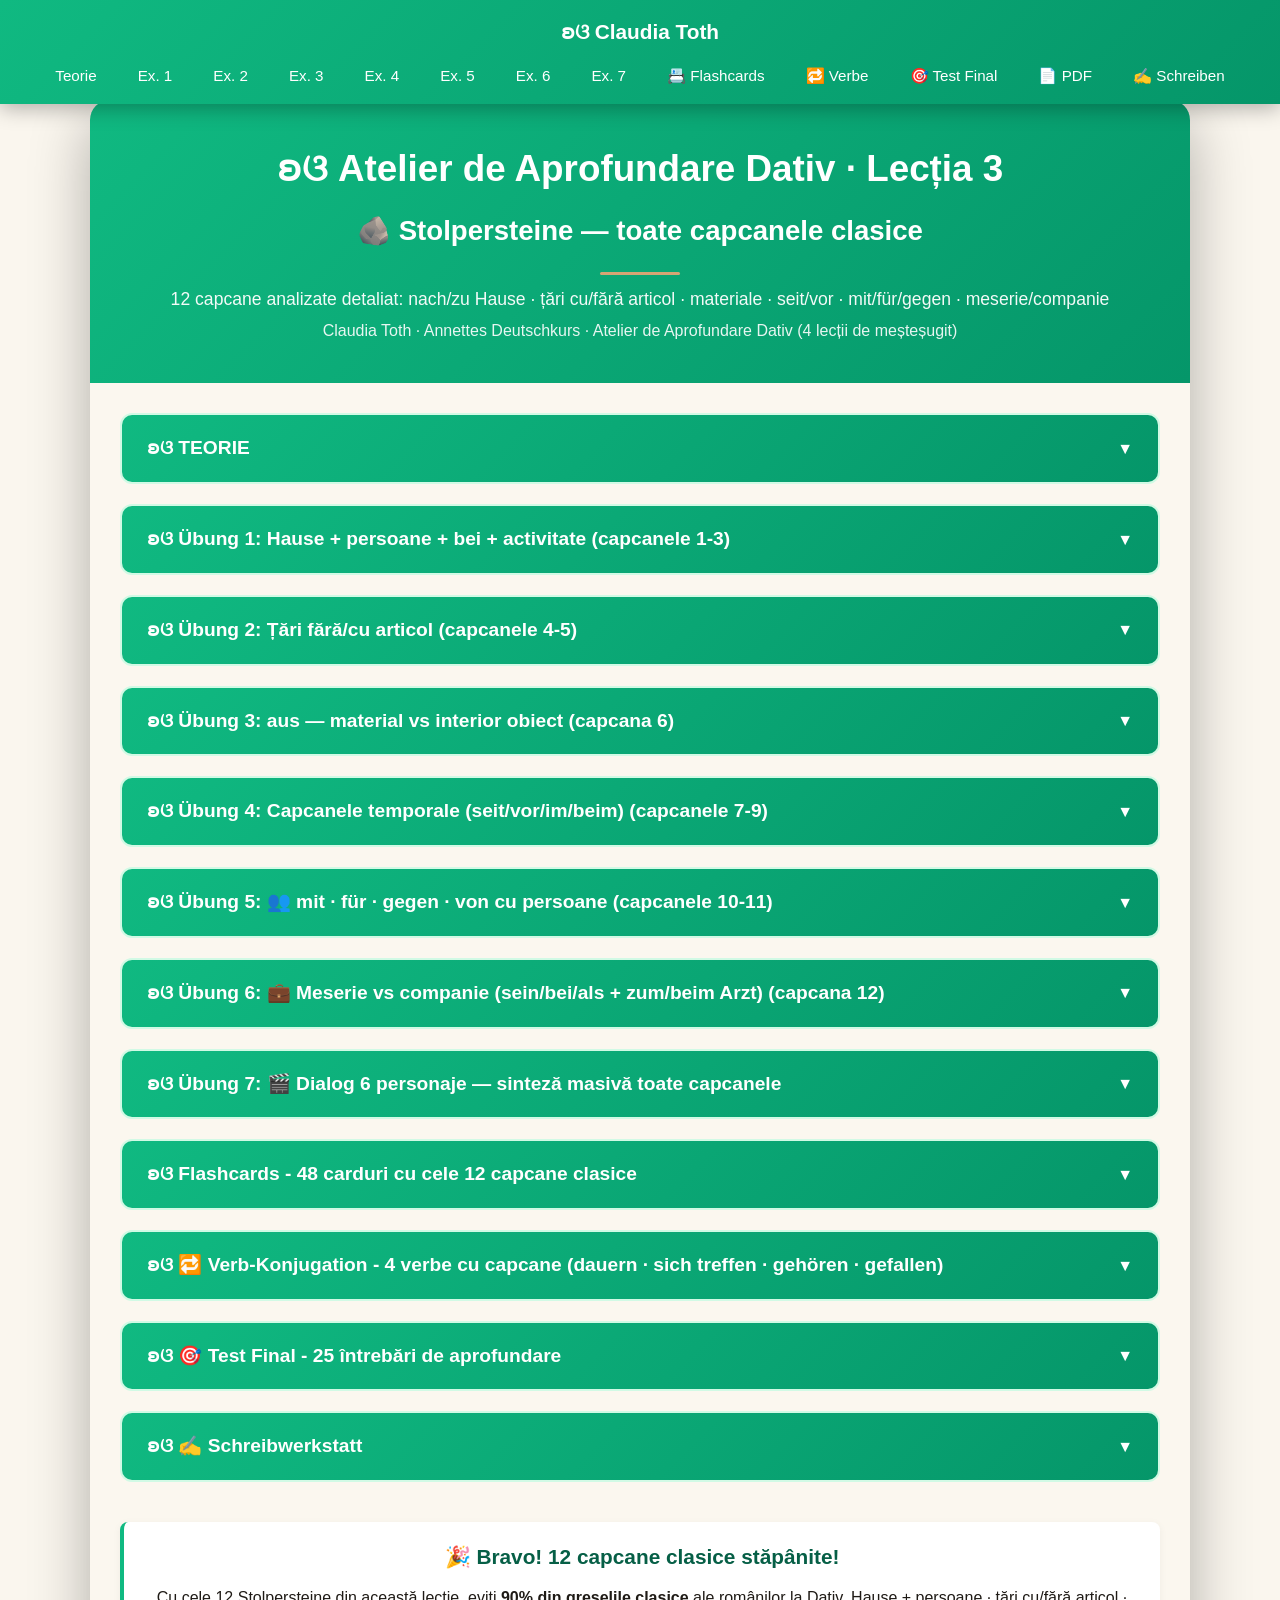
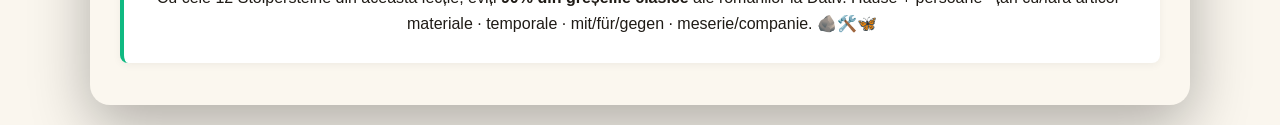
<file: index.html>
<!DOCTYPE html>
<html lang="ro">
<head>
    <meta charset="UTF-8">
    <meta name="robots" content="noindex, nofollow">
    <meta name="viewport" content="width=device-width, initial-scale=1.0">
    <title>Atelier de Aprofundare Dativ — Lecția 3: Stolpersteine · Claudia Toth</title>
    <meta property="og:title" content="Atelier de Aprofundare Dativ — Lecția 3: Stolpersteine — toate capcanele clasice ale Dativ-ului · Annettes Deutschkurs">
    <meta property="og:description" content="12 capcane analizate detaliat: nach/zu Hause · țări fără/cu articol · materiale · temporale seit/vor · mit/für/gegen/von · meserie vs companie · 70 itemi de practică · Claudia Toth">
    <meta property="og:type" content="website">
    <meta property="og:locale" content="ro_RO">
    <meta name="description" content="Atelier de Aprofundare Dativ — Lecția 3: Stolpersteine, capcanele clasice ale Dativ-ului · Claudia Toth">
    <link rel="stylesheet" href="styles.css">
</head>
<body>
    <nav class="navbar">
        <a href="#top" class="navbar-logo">ʚଓ Claudia Toth</a>
        <ul class="navbar-menu">
            <li><a href="#teorie" onclick="openSection(0)">Teorie</a></li>
            <li><a href="#ex1" onclick="openSection(1)">Ex. 1</a></li>
            <li><a href="#ex2" onclick="openSection(2)">Ex. 2</a></li>
            <li><a href="#ex3" onclick="openSection(3)">Ex. 3</a></li>
            <li><a href="#ex4" onclick="openSection(4)">Ex. 4</a></li>
            <li><a href="#ex5" onclick="openSection(5)">Ex. 5</a></li>
            <li><a href="#ex6" onclick="openSection(6)">Ex. 6</a></li>
            <li><a href="#ex7" onclick="openSection(7)">Ex. 7</a></li>
            <li><a href="#flashcards" onclick="openSection(8)">📇 Flashcards</a></li>
            <li><a href="#verbe" onclick="openSection(9)">🔁 Verbe</a></li>
            <li><a href="#final-test" onclick="openSection(10)">🎯 Test Final</a></li>
            <li><a href="dativ-3-stolpersteine.pdf" download>📄 PDF</a></li>
            <li><a href="#schreibwerkstatt" onclick="openSection(11)">✍️ Schreiben</a></li>
        </ul>
    </nav>

    <div class="container" id="top">
        <div class="header">
            <h1>ʚଓ Atelier de Aprofundare Dativ · Lecția 3<br><span style="font-size: 0.75em;">🪨 Stolpersteine — toate capcanele clasice</span></h1>
            <p class="subtitle">12 capcane analizate detaliat: nach/zu Hause · țări cu/fără articol · materiale · seit/vor · mit/für/gegen · meserie/companie</p>
            <p>Claudia Toth · Annettes Deutschkurs · Atelier de Aprofundare Dativ (4 lecții de meșteșugit)</p>
        </div>

        <div class="content">
            <div class="section" id="teorie">
                <div class="section-header" onclick="toggleMainSection(0)">
                    <h3>ʚଓ TEORIE</h3>
                    <span class="arrow">▼</span>
                </div>
                <div class="section-content" id="main-section-0">
                    <div id="theory-container"></div>
                </div>
            </div>

            <div class="section" id="ex1">
                <div class="section-header" onclick="toggleMainSection(1)">
                    <h3>ʚଓ Übung 1: Hause + persoane + bei + activitate (capcanele 1-3)</h3>
                    <span class="arrow">▼</span>
                </div>
                <div class="section-content" id="main-section-1">
                    <div id="ex1-container"></div>
                    <div class="btn-container">
                        <button class="btn btn-check" onclick="checkExercise(1)">✓ Verifica</button>
                        <button class="btn btn-reset" onclick="resetExercise(1)">↻ Reseteaza</button>
                    </div>
                    <div class="score" id="score-1"></div>
                </div>
            </div>

            <div class="section" id="ex2">
                <div class="section-header" onclick="toggleMainSection(2)">
                    <h3>ʚଓ Übung 2: Țări fără/cu articol (capcanele 4-5)</h3>
                    <span class="arrow">▼</span>
                </div>
                <div class="section-content" id="main-section-2">
                    <div id="ex2-container"></div>
                    <div class="btn-container">
                        <button class="btn btn-check" onclick="checkExercise(2)">✓ Verifica</button>
                        <button class="btn btn-reset" onclick="resetExercise(2)">↻ Reseteaza</button>
                    </div>
                    <div class="score" id="score-2"></div>
                </div>
            </div>

            <div class="section" id="ex3">
                <div class="section-header" onclick="toggleMainSection(3)">
                    <h3>ʚଓ Übung 3: aus — material vs interior obiect (capcana 6)</h3>
                    <span class="arrow">▼</span>
                </div>
                <div class="section-content" id="main-section-3">
                    <div id="ex3-container"></div>
                    <div class="btn-container">
                        <button class="btn btn-check" onclick="checkExercise(3)">✓ Verifica</button>
                        <button class="btn btn-reset" onclick="resetExercise(3)">↻ Reseteaza</button>
                    </div>
                    <div class="score" id="score-3"></div>
                </div>
            </div>

            <div class="section" id="ex4">
                <div class="section-header" onclick="toggleMainSection(4)">
                    <h3>ʚଓ Übung 4: Capcanele temporale (seit/vor/im/beim) (capcanele 7-9)</h3>
                    <span class="arrow">▼</span>
                </div>
                <div class="section-content" id="main-section-4">
                    <div id="ex4-container"></div>
                    <div class="btn-container">
                        <button class="btn btn-check" onclick="checkExercise(4)">✓ Verifica</button>
                        <button class="btn btn-reset" onclick="resetExercise(4)">↻ Reseteaza</button>
                    </div>
                    <div class="score" id="score-4"></div>
                </div>
            </div>

            <div class="section" id="ex5">
                <div class="section-header" onclick="toggleMainSection(5)">
                    <h3>ʚଓ Übung 5: 👥 mit · für · gegen · von cu persoane (capcanele 10-11)</h3>
                    <span class="arrow">▼</span>
                </div>
                <div class="section-content" id="main-section-5">
                    <div id="ex5-container"></div>
                    <div class="btn-container">
                        <button class="btn btn-check" onclick="checkExercise(5)">✓ Verifica</button>
                        <button class="btn btn-reset" onclick="resetExercise(5)">↻ Reseteaza</button>
                    </div>
                    <div class="score" id="score-5"></div>
                </div>
            </div>

            <div class="section" id="ex6">
                <div class="section-header" onclick="toggleMainSection(6)">
                    <h3>ʚଓ Übung 6: 💼 Meserie vs companie (sein/bei/als + zum/beim Arzt) (capcana 12)</h3>
                    <span class="arrow">▼</span>
                </div>
                <div class="section-content" id="main-section-6">
                    <div id="ex6-container"></div>
                    <div class="btn-container">
                        <button class="btn btn-check" onclick="checkExercise(6)">✓ Verifica</button>
                        <button class="btn btn-reset" onclick="resetExercise(6)">↻ Reseteaza</button>
                    </div>
                    <div class="score" id="score-6"></div>
                </div>
            </div>

            <div class="section" id="ex7">
                <div class="section-header" onclick="toggleMainSection(7)">
                    <h3>ʚଓ Übung 7: 🎬 Dialog 6 personaje — sinteză masivă toate capcanele</h3>
                    <span class="arrow">▼</span>
                </div>
                <div class="section-content" id="main-section-7">
                    <div id="ex7-container"></div>
                    <div class="btn-container">
                        <button class="btn btn-check" onclick="checkExercise(7)">✓ Verifica</button>
                        <button class="btn btn-reset" onclick="resetExercise(7)">↻ Reseteaza</button>
                    </div>
                    <div class="score" id="score-7"></div>
                </div>
            </div>

            <div class="section" id="flashcards">
                <div class="section-header" onclick="toggleMainSection(8)">
                    <h3>ʚଓ Flashcards - 48 carduri cu cele 12 capcane clasice</h3>
                    <span class="arrow">▼</span>
                </div>
                <div class="section-content" id="main-section-8">
                    <div id="flashcards-container"></div>
                </div>
            </div>

            <div class="section" id="verbe">
                <div class="section-header" onclick="toggleMainSection(9)">
                    <h3>ʚଓ 🔁 Verb-Konjugation - 4 verbe cu capcane (dauern · sich treffen · gehören · gefallen)</h3>
                    <span class="arrow">▼</span>
                </div>
                <div class="section-content" id="main-section-9">
                    <div id="verbs-container"></div>
                </div>
            </div>

            <div class="section" id="final-test">
                <div class="section-header" onclick="toggleMainSection(10)">
                    <h3>ʚଓ 🎯 Test Final - 25 întrebări de aprofundare</h3>
                    <span class="arrow">▼</span>
                </div>
                <div class="section-content" id="main-section-10">
                    <div id="final-test-container"></div>
                </div>
            </div>

            <div class="section" id="schreibwerkstatt">
                <div class="section-header" onclick="toggleMainSection(11)">
                    <h3>ʚଓ ✍️ Schreibwerkstatt</h3>
                    <span class="arrow">▼</span>
                </div>
                <div class="section-content" id="main-section-11">
                    <div class="theory-box" style="background:linear-gradient(135deg,#ecfdf5 0%,#d1fae5 100%); border-left:4px solid #10B981;">
                        <h4 style="color:#065f46;">✍️ Tema ta de scriere</h4>
                        <p>Scrie <strong>5–6 propoziții</strong> care folosesc corect capcanele Dativului: nach/zu Hause, bei vs zu, aus + țară, seit temporal.</p>
                    </div>
                    <div class="theory-box" style="background:#FBF7EF;">
                        <h4>💡 Întrebări care te ajută să începi</h4>
                        <ul style="margin:6px 0 0 18px; line-height:1.8;">
                            <li><strong>Wo bist du jetzt?</strong> (Unde ești acum? — zu Hause)</li>
                            <li><strong>Wohin gehst du am Abend?</strong> (Unde mergi seara? — nach Hause)</li>
                            <li><strong>Bei wem wohnst du?</strong> (La cine locuiești?)</li>
                            <li><strong>Woher kommt deine Freundin?</strong> (De unde vine prietena ta?)</li>
                        </ul>
                    </div>
                    <div class="theory-box" style="background:#F5F0E8; border-left:4px solid #D4A574;">
                        <h4>📝 Un model, ca să-ți fie mai ușor</h4>
                        <p style="color:#065f46;"><em>Jetzt bin ich zu Hause. Am Abend gehe ich nach Hause. Ich wohne bei meinen Eltern. Morgen gehe ich zum Arzt. Meine Freundin kommt aus der Türkei. Seit zwei Jahren lernt sie Deutsch.</em></p>
                        <p style="color:#5A5147; font-style:italic;">(Acum sunt acasă. Seara merg acasă. Locuiesc la părinții mei. Mâine merg la doctor. Prietena mea vine din Turcia. De doi ani învață germană.)</p>
                    </div>
                    <div style="text-align:center; margin-top:22px;">
                        <p style="color:#047857; margin-bottom:14px; font-size:1rem;">Când ești gata, trimite-mi textul tău. Îl citesc personal și îți răspund pe email cu corectările. 🦋</p>
                        <a href="https://forms.gle/2WhzHDwyRmvE64v5A" target="_blank" rel="noopener noreferrer" style="display:inline-block; background:#10B981; color:white; padding:14px 32px; border-radius:10px; text-decoration:none; font-weight:bold; font-size:1.05rem; box-shadow:0 2px 6px rgba(16,185,129,0.3);">✍️ Trimite textul Claudiei →</a>
                        <p style="color:#5A5147; font-size:0.78rem; margin-top:12px; font-style:italic;">ʚଓ Nu uita să-ți treci adresa de email în formular</p>
                    </div>
                </div>
            </div>

            <div class="theory-box" style="text-align: center; margin-top: 40px;">
                <p style="font-size: 1.3rem; font-weight: bold; color: #065f46;">🎉 Bravo! 12 capcane clasice stăpânite!</p>
                <p style="margin-top: 12px;">Cu cele 12 Stolpersteine din această lecție, eviți <strong>90% din greșelile clasice</strong> ale românilor la Dativ. Hause + persoane · țări cu/fără articol · materiale · temporale · mit/für/gegen · meserie/companie. 🪨🛠️🦋</p>
            </div>
        </div>
    </div>

    <script src="theory.js"></script>
    <script src="exercises.js"></script>
    <script src="flashcards.js"></script>
    <script src="verbs.js"></script>
    <script src="final-test.js"></script>
    <script src="main.js"></script>
</body>
</html>
</file>
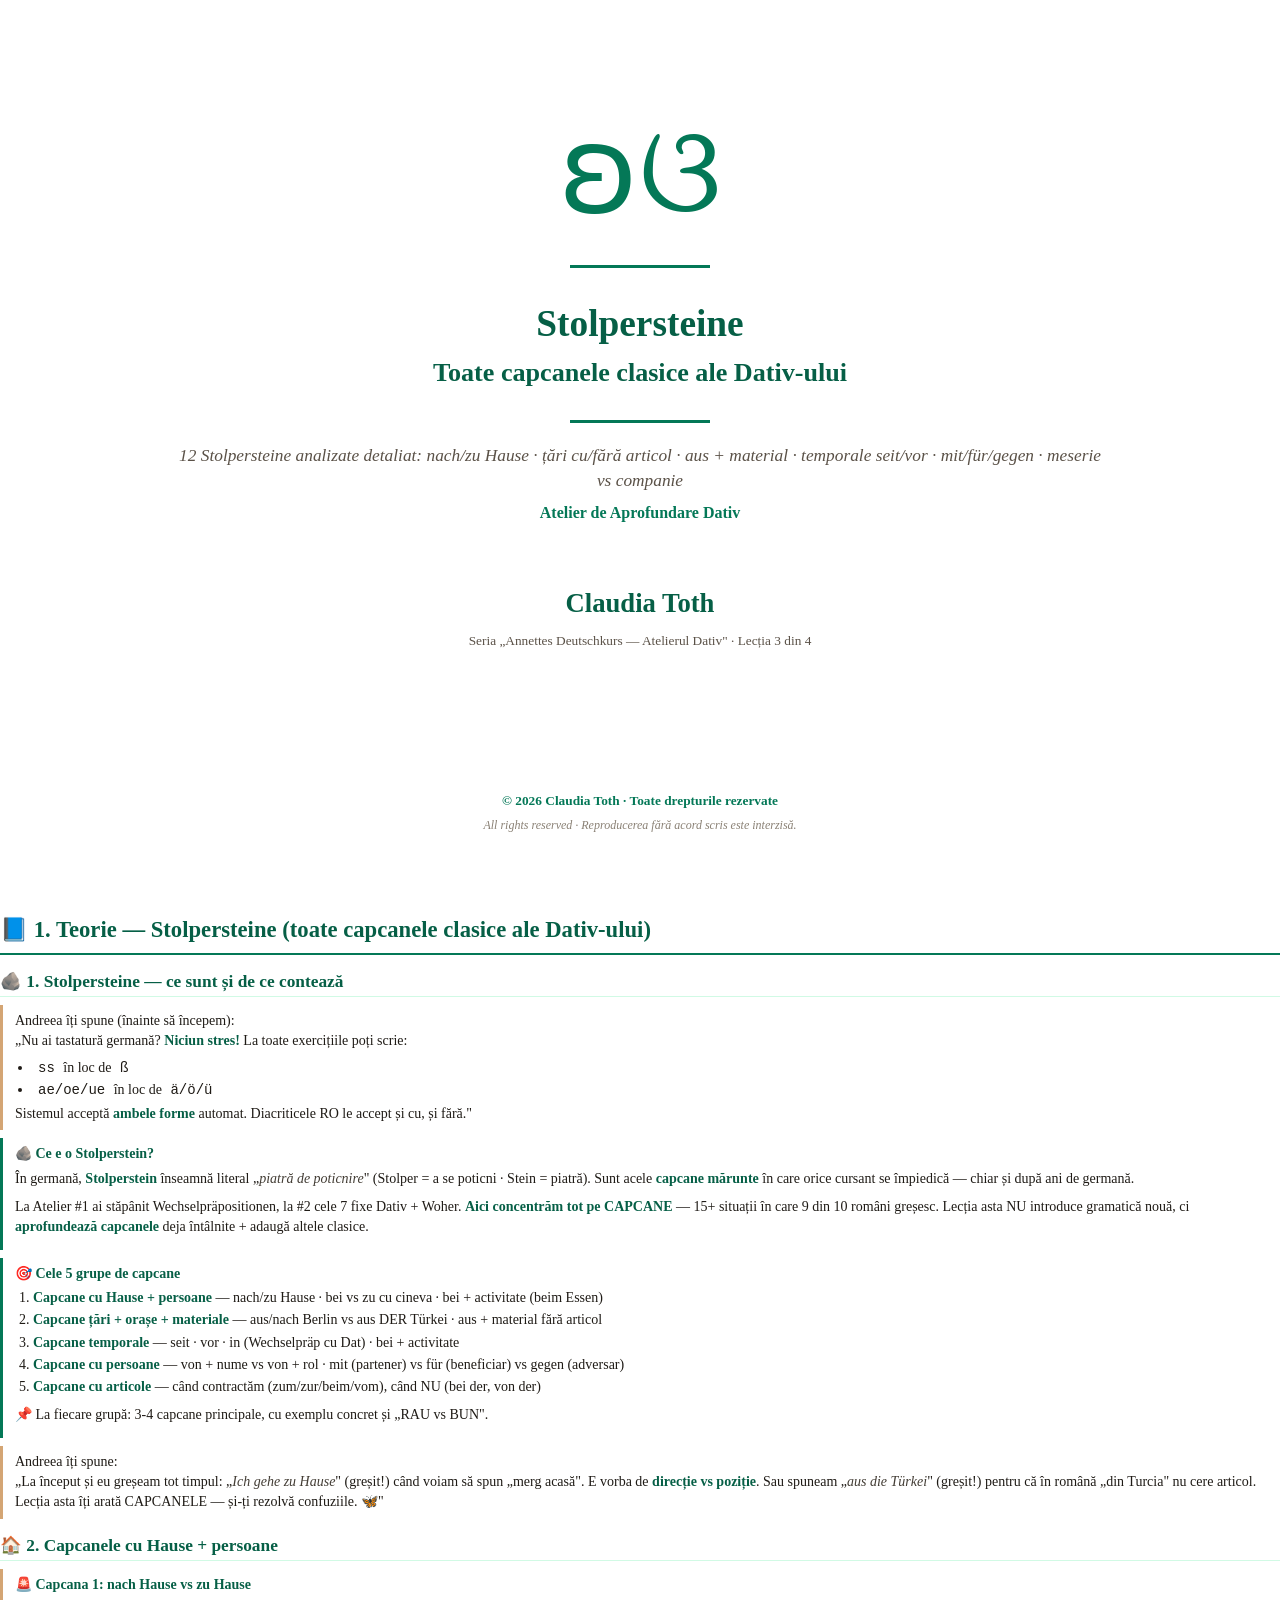
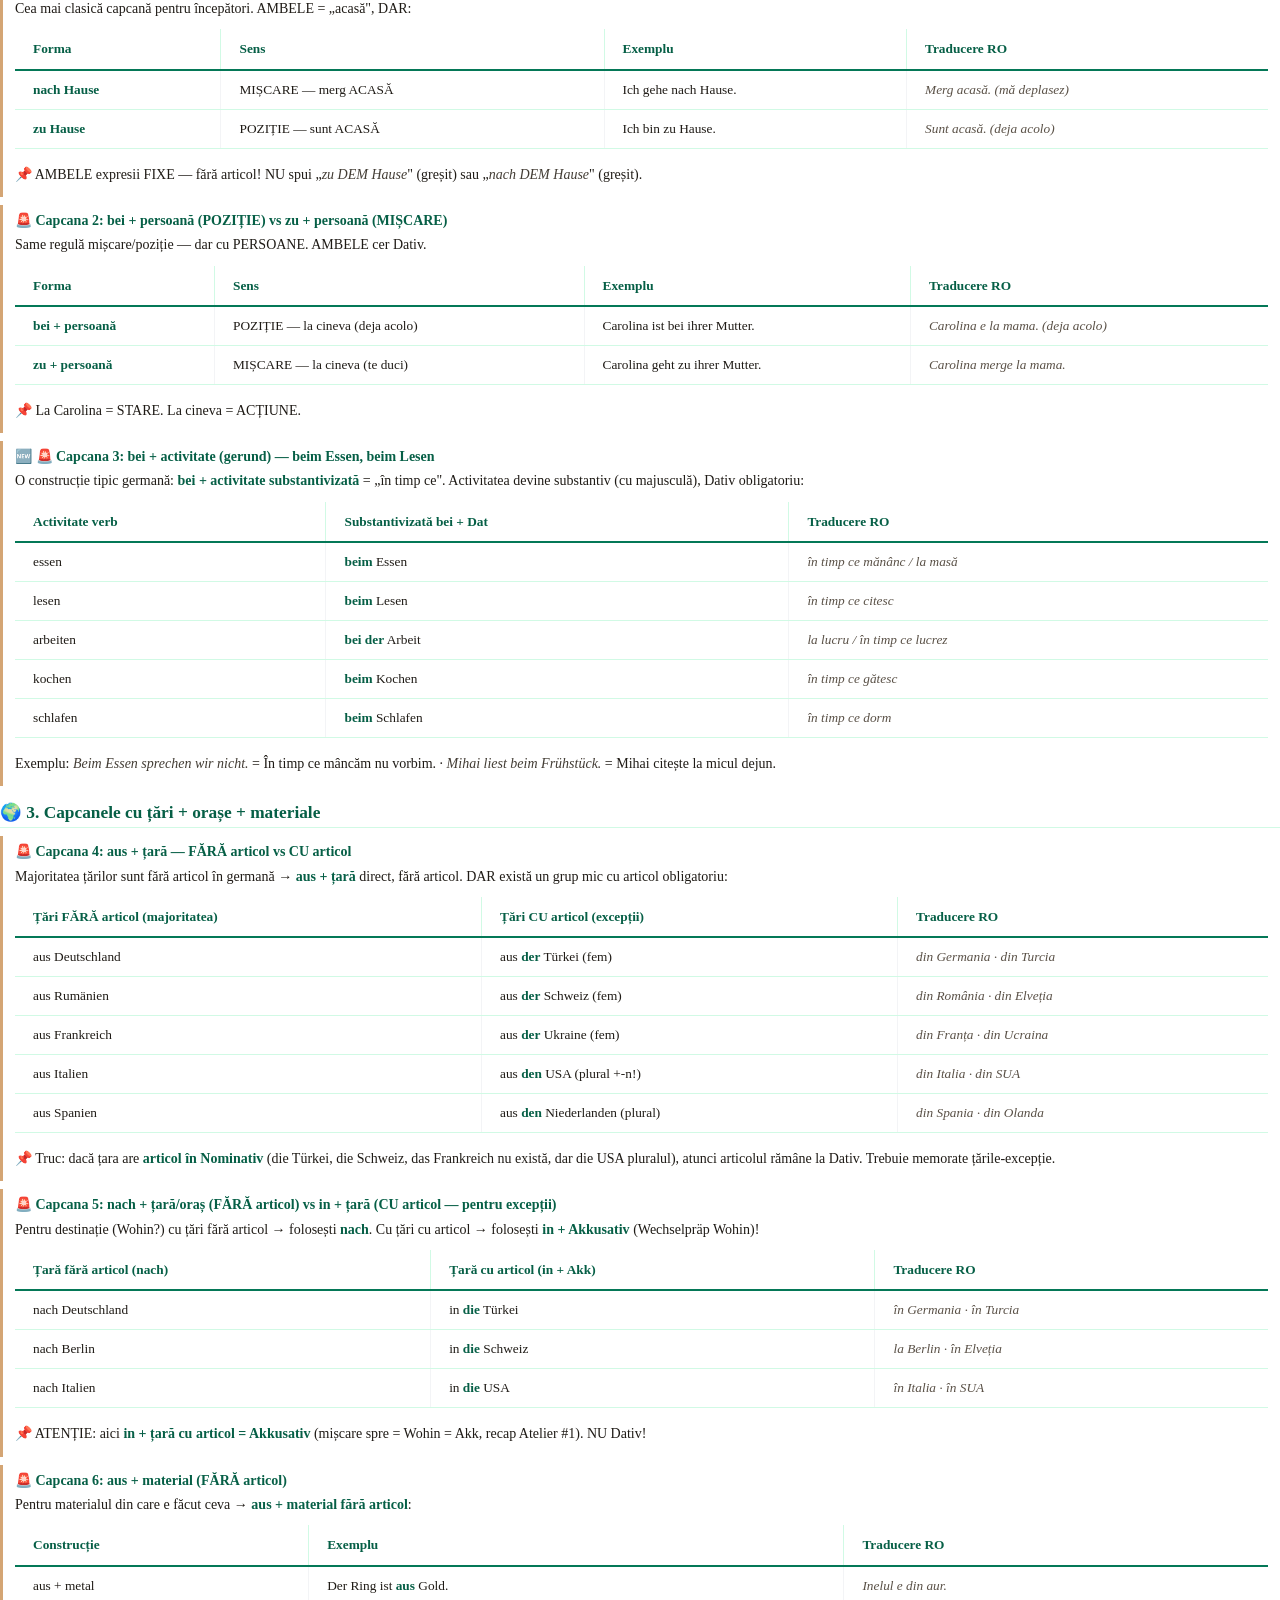
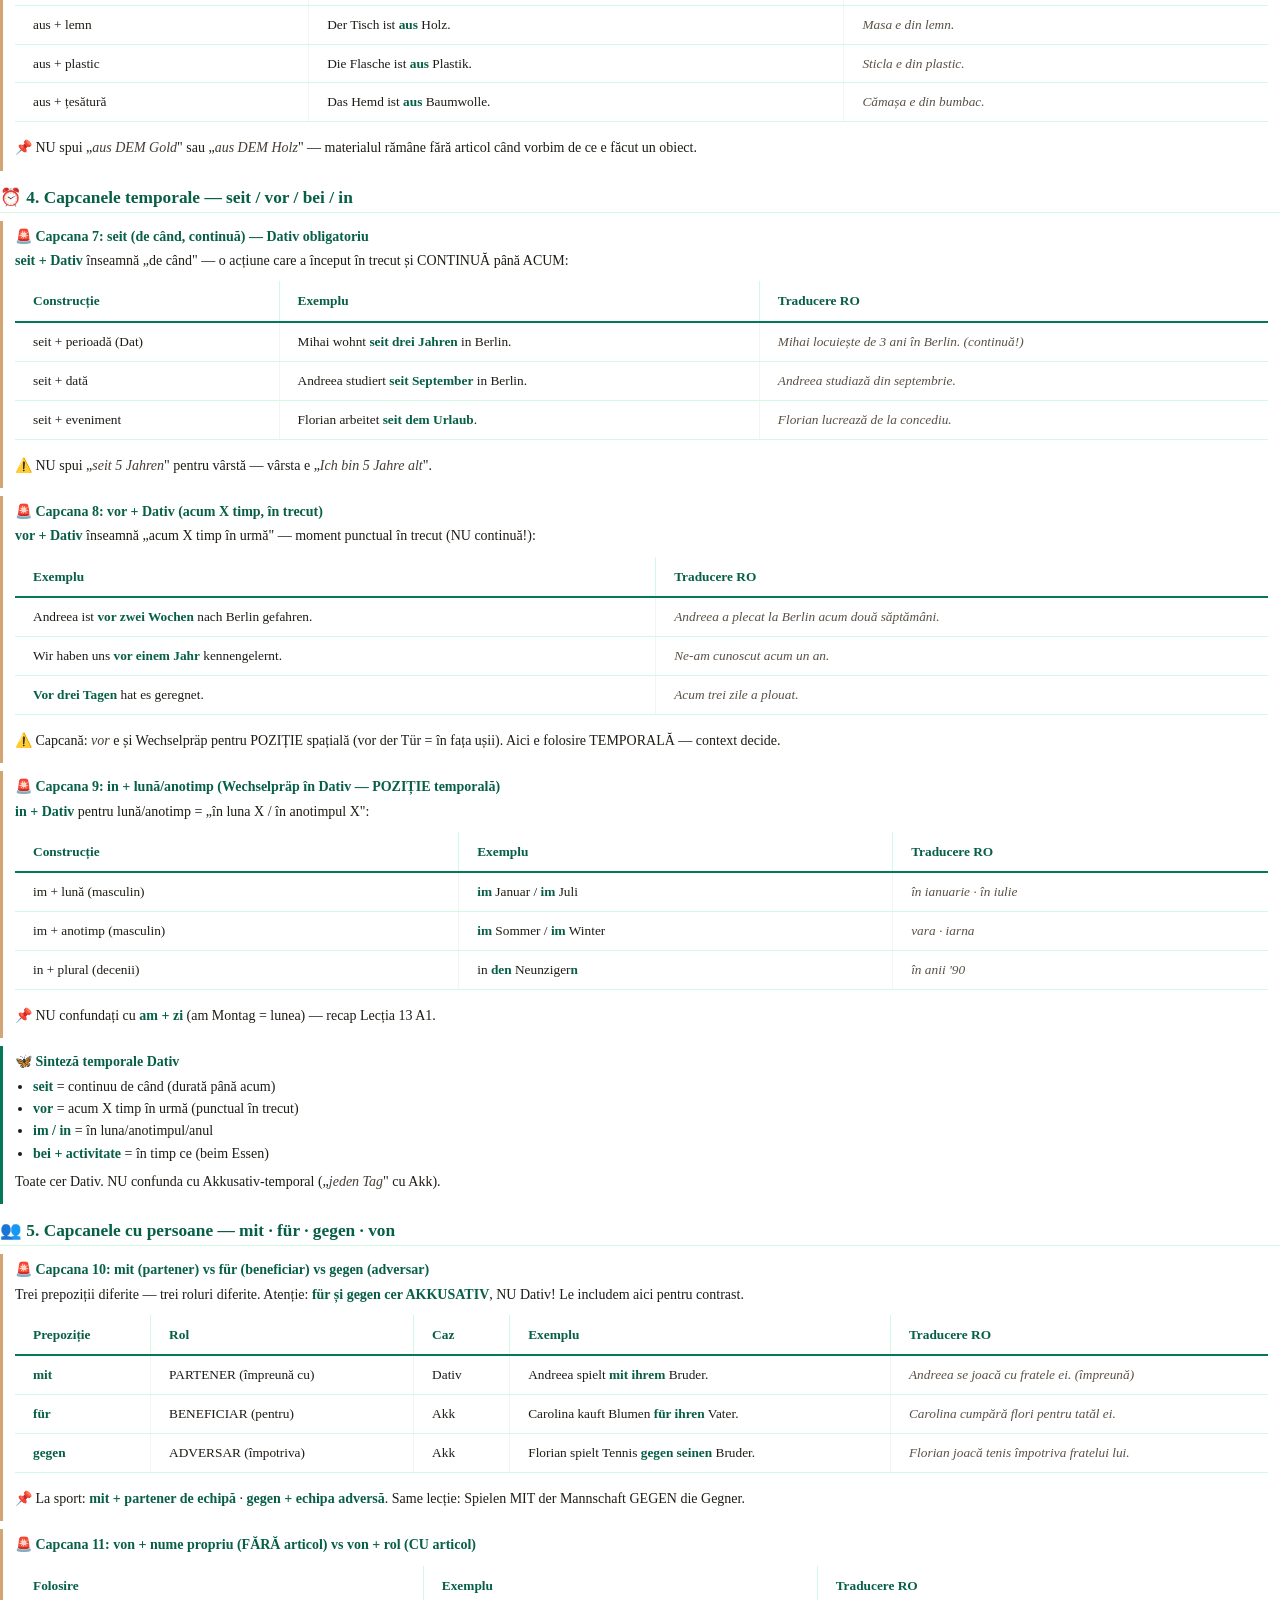
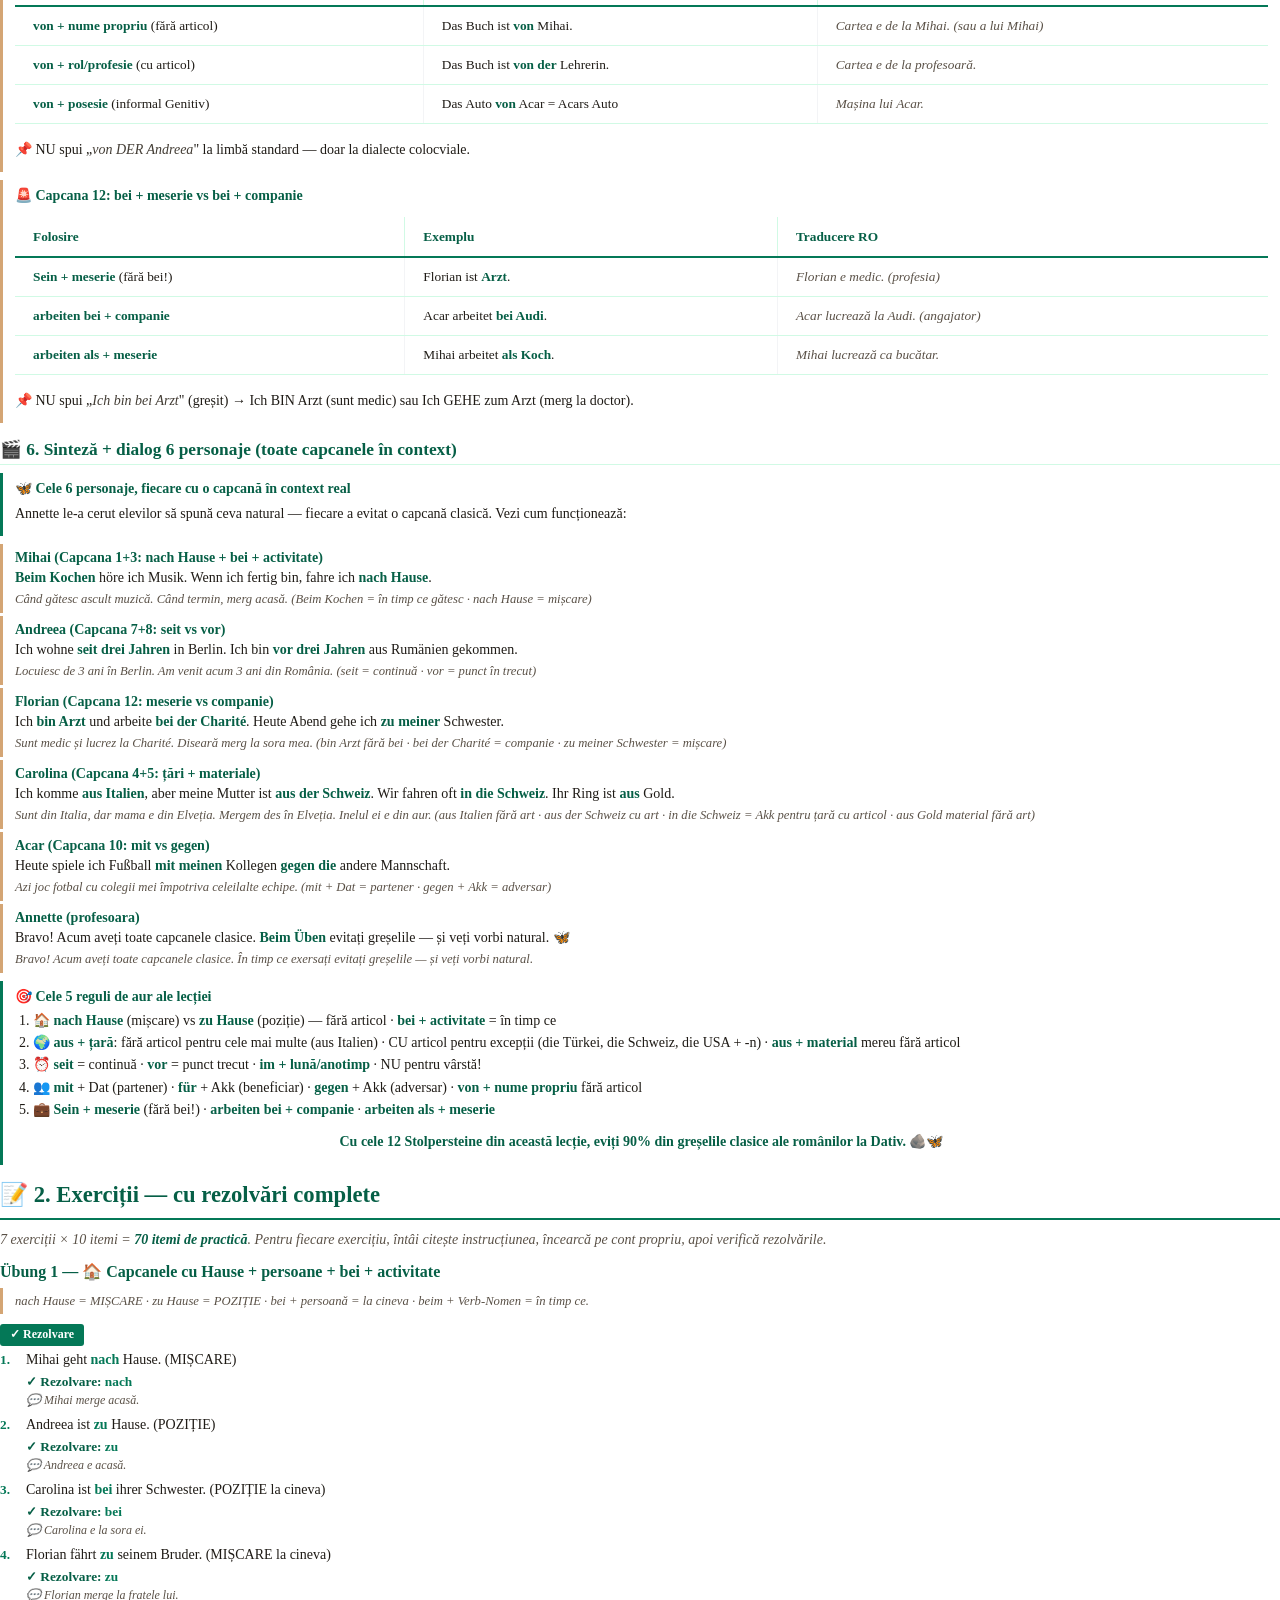
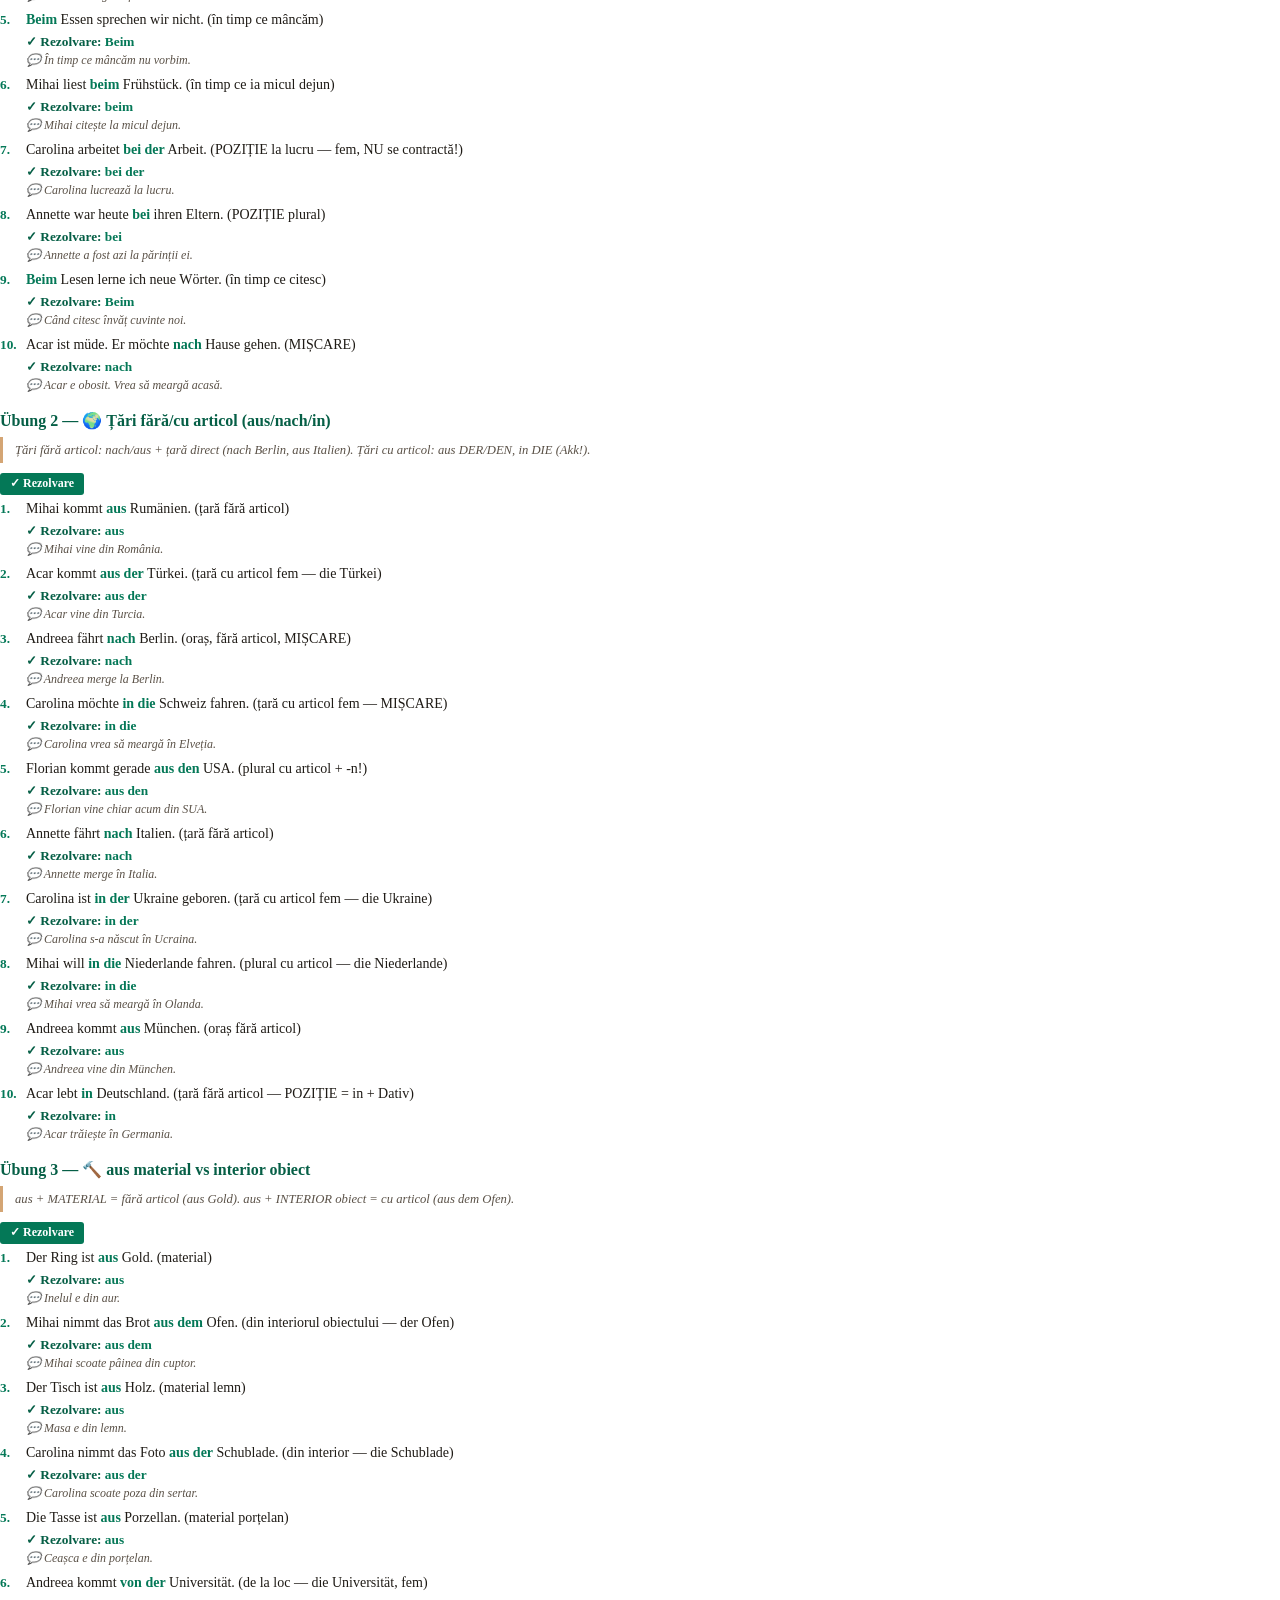
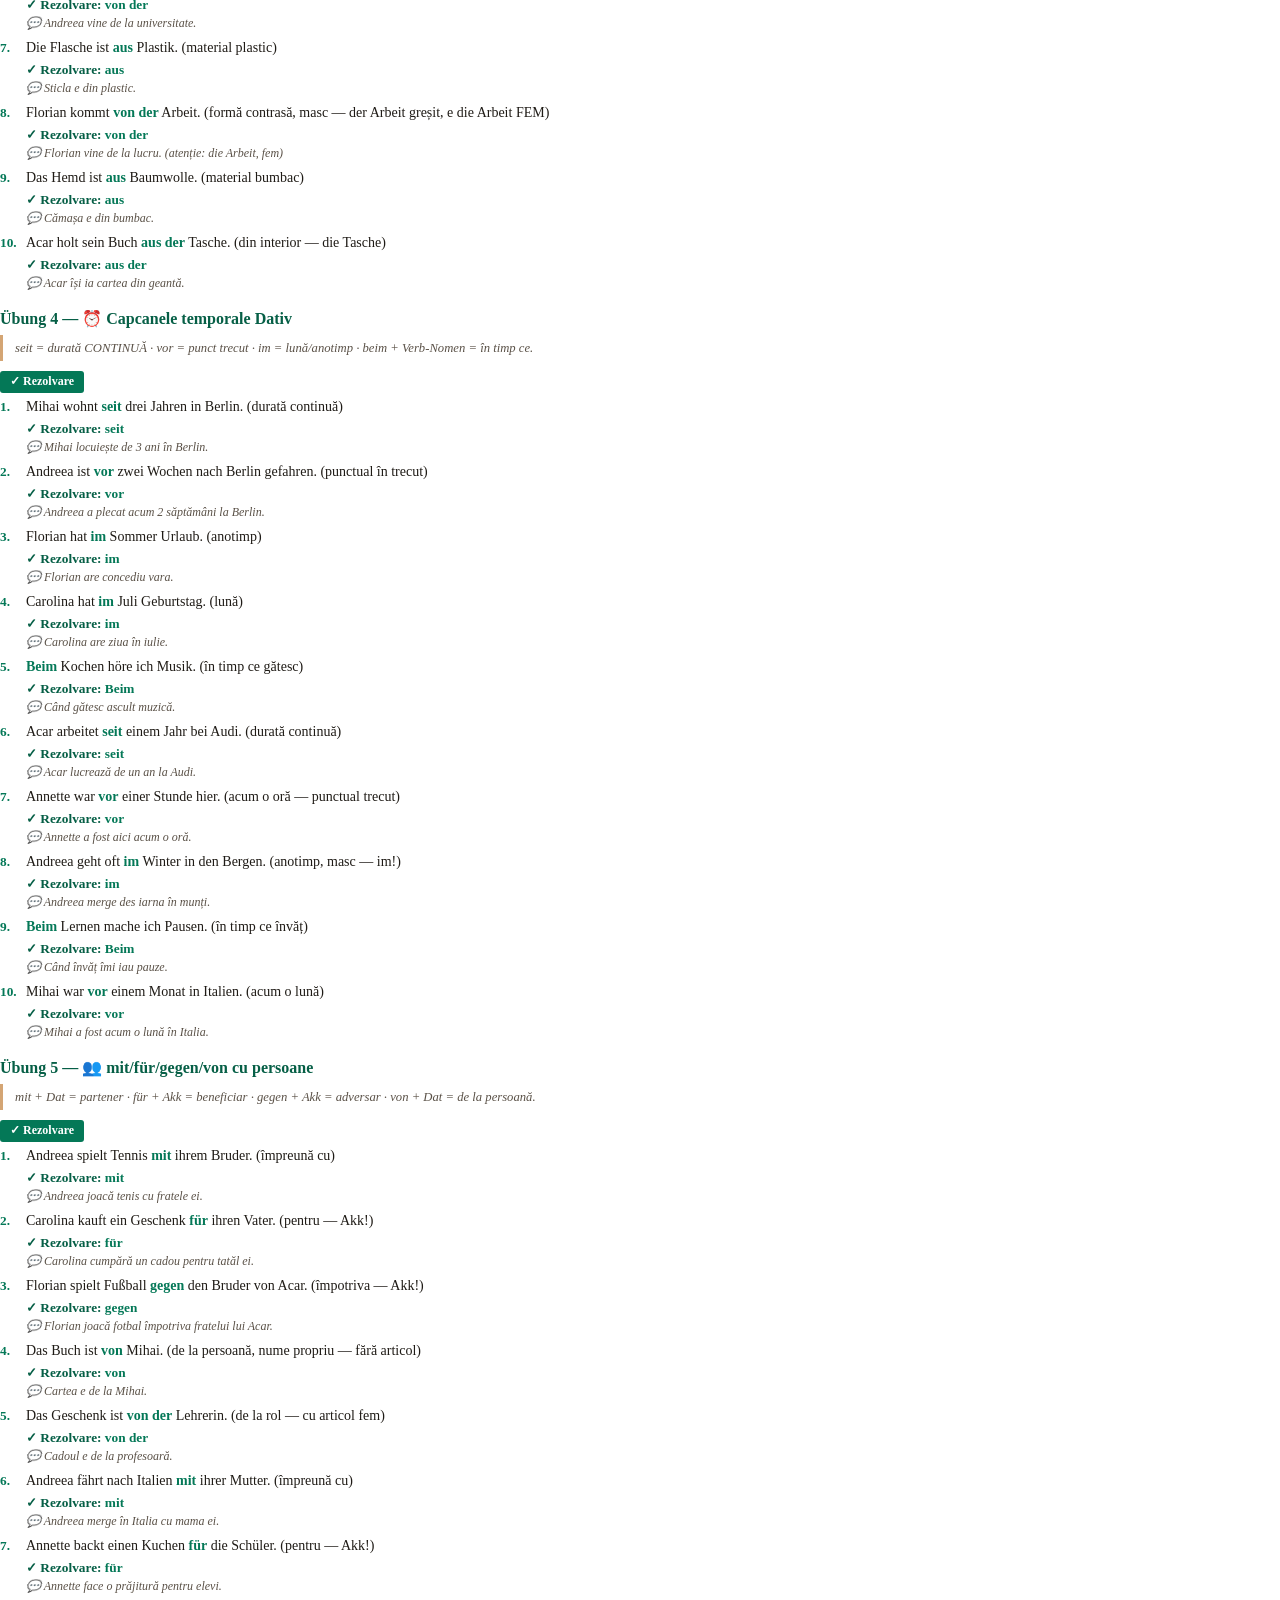
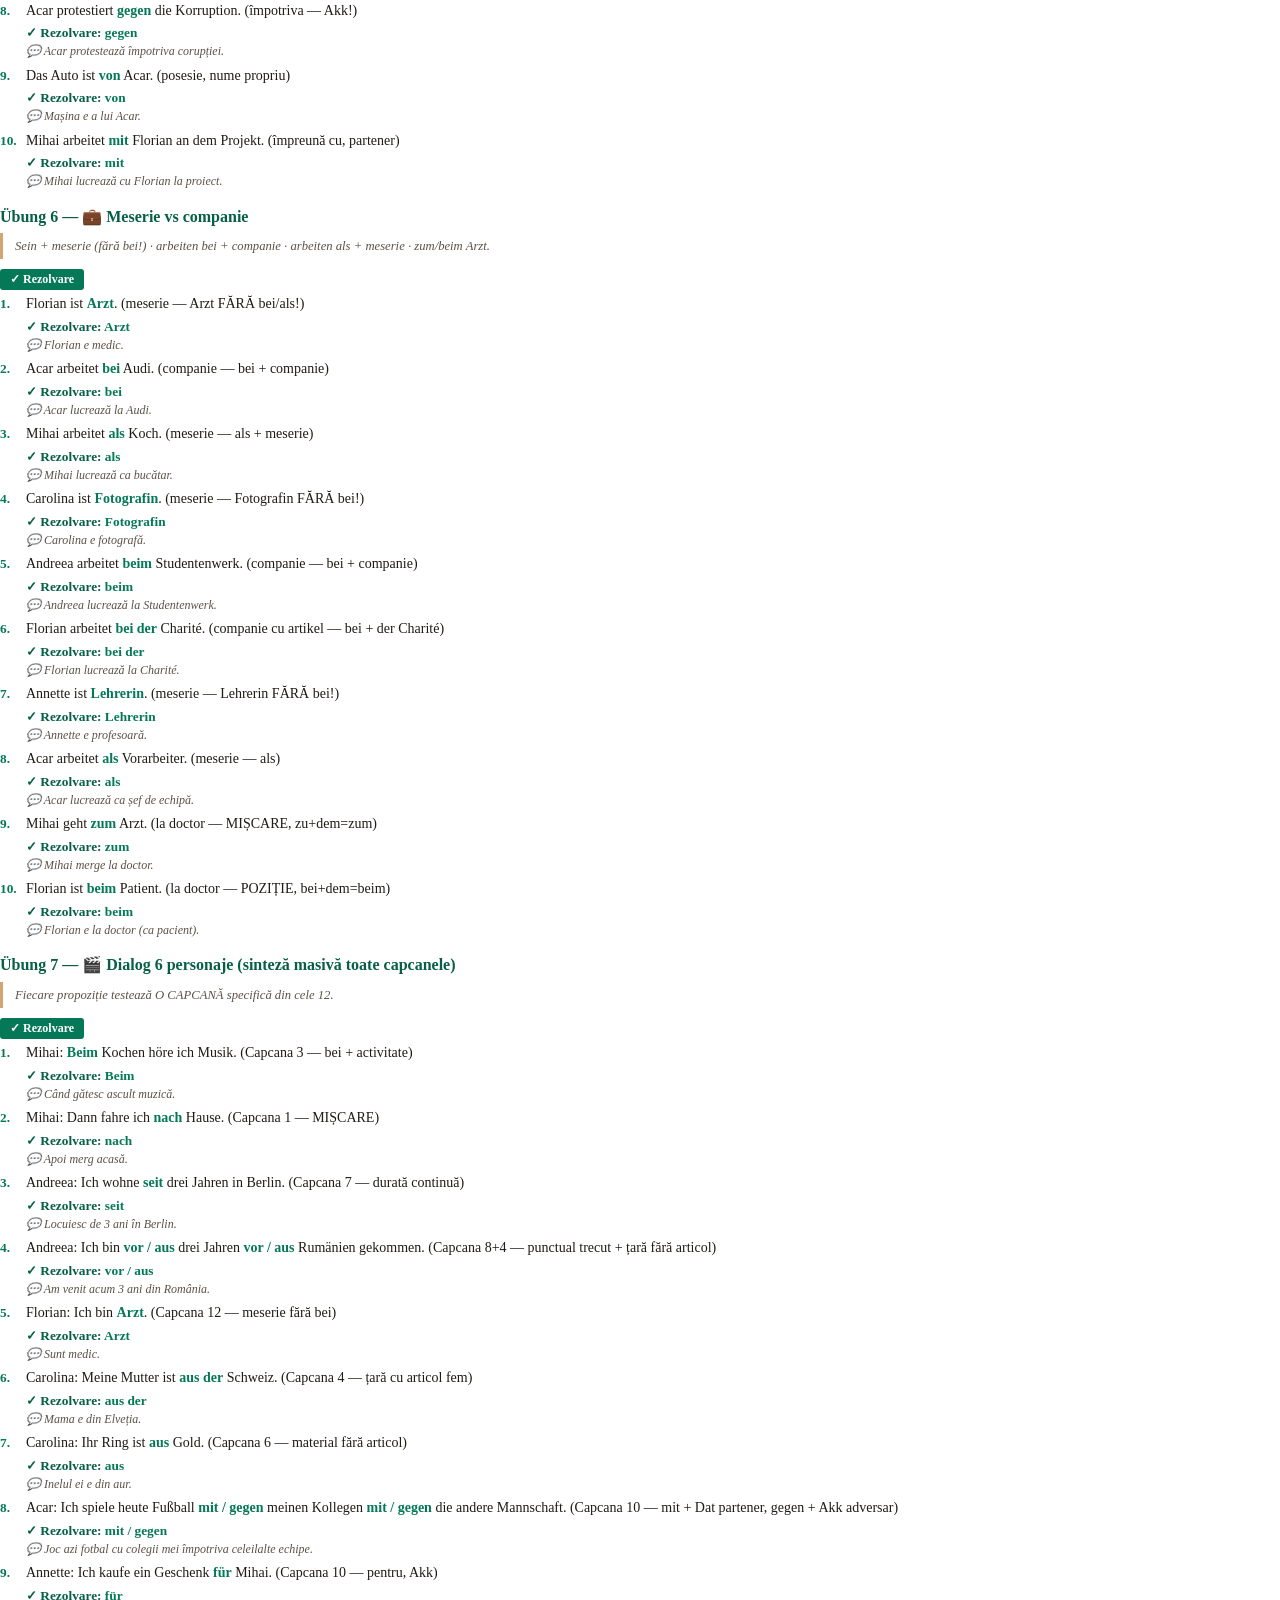
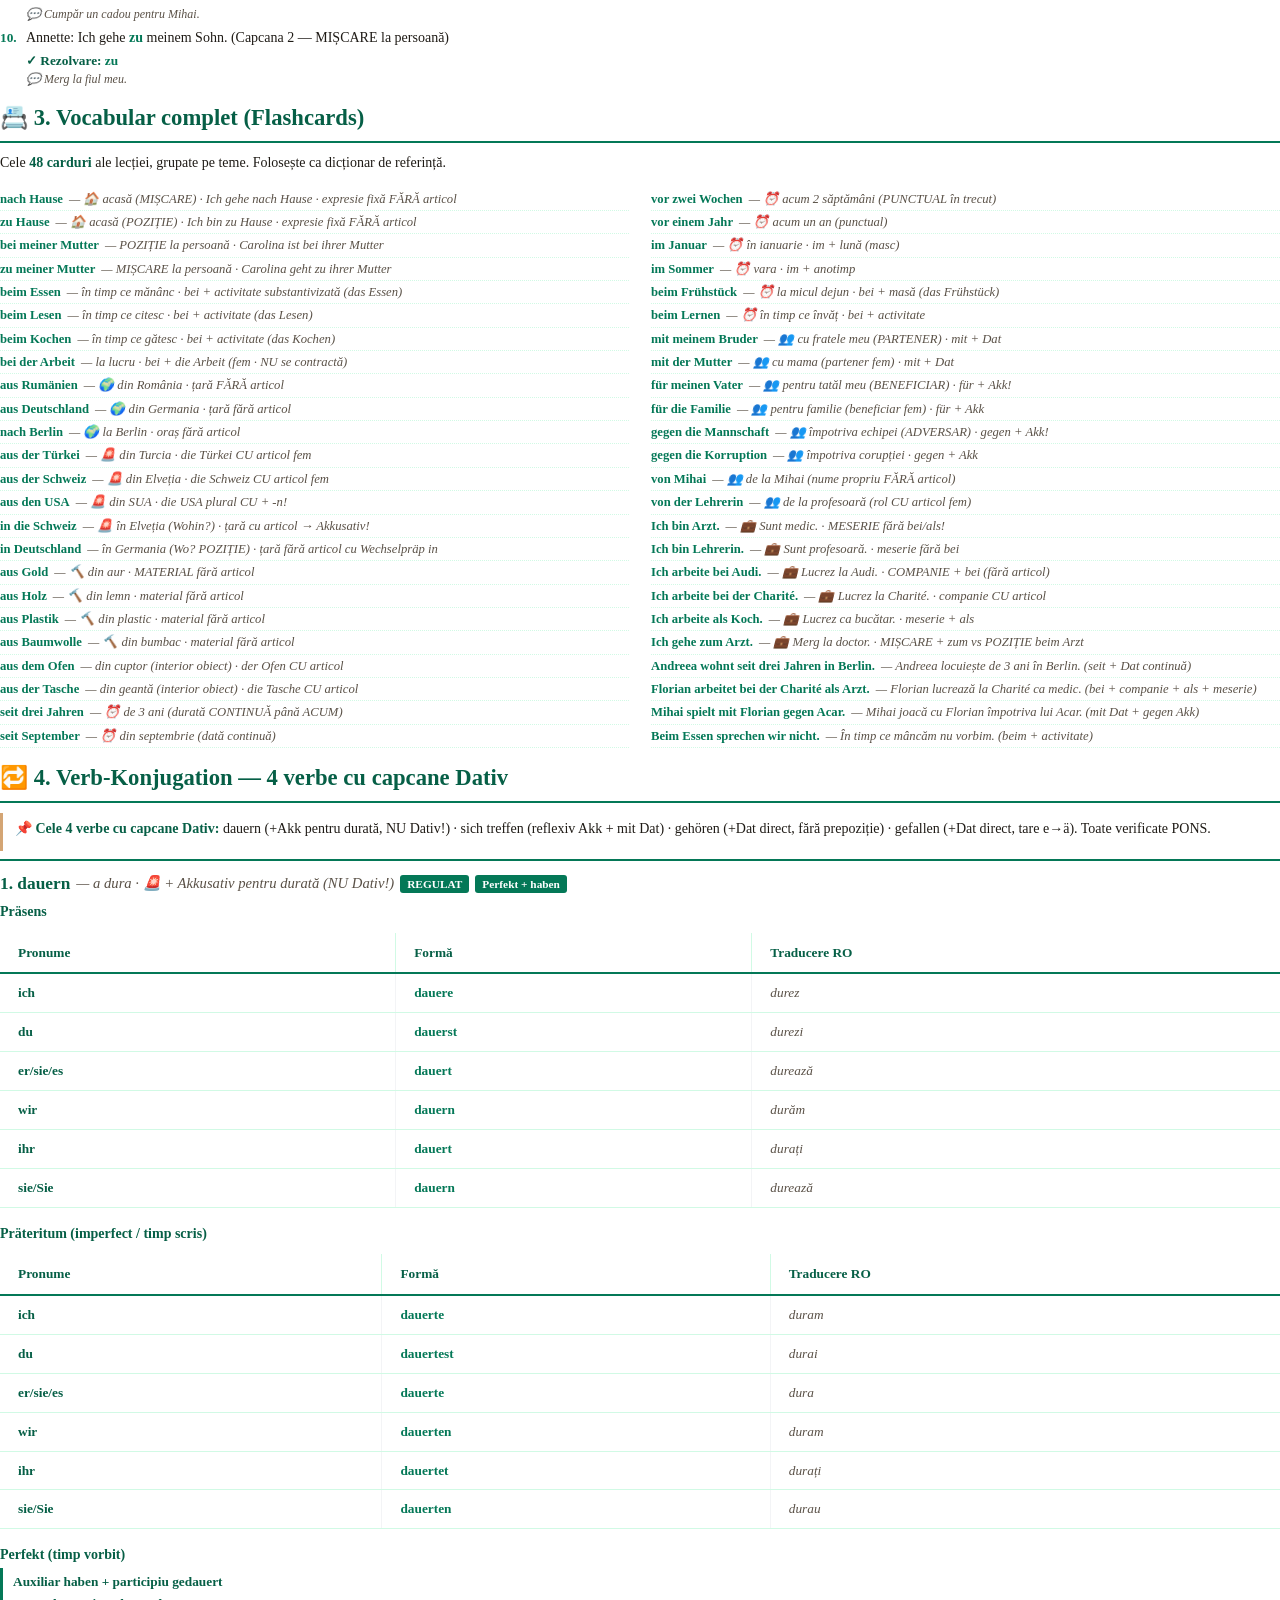
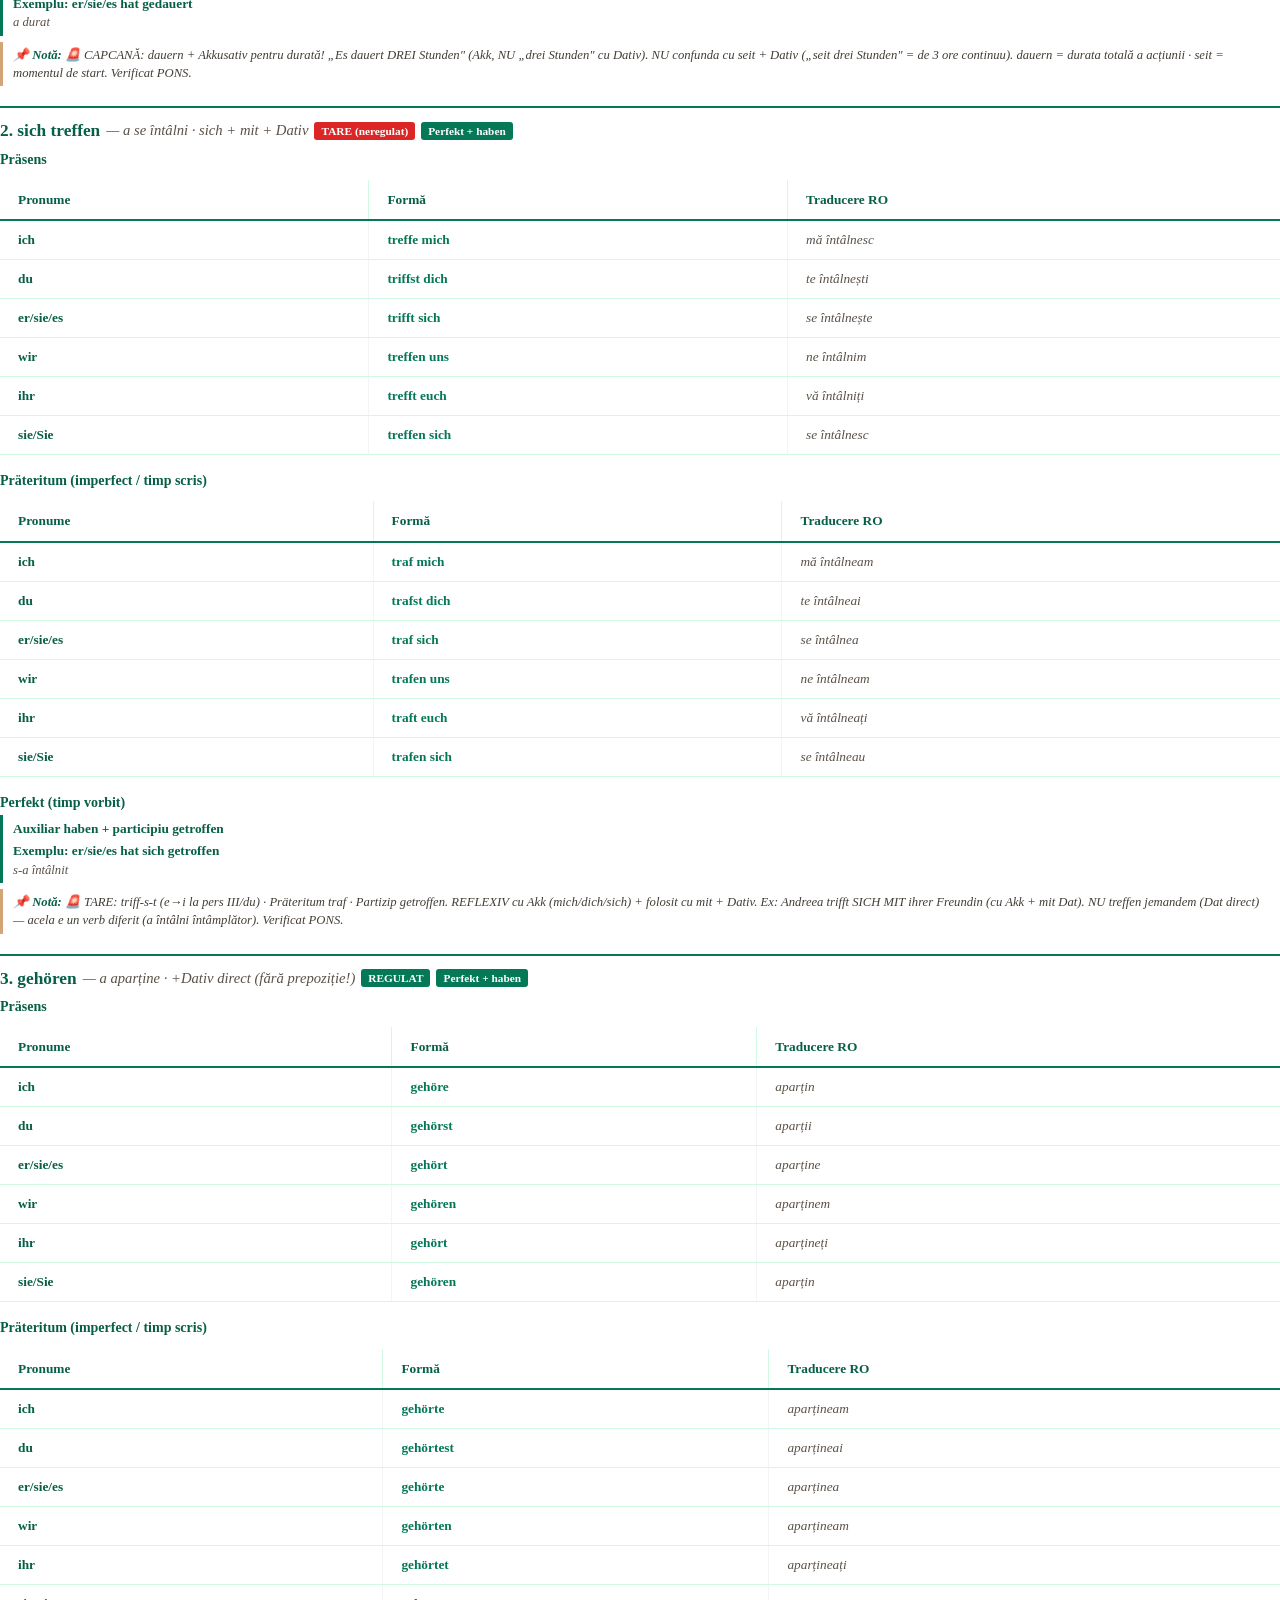
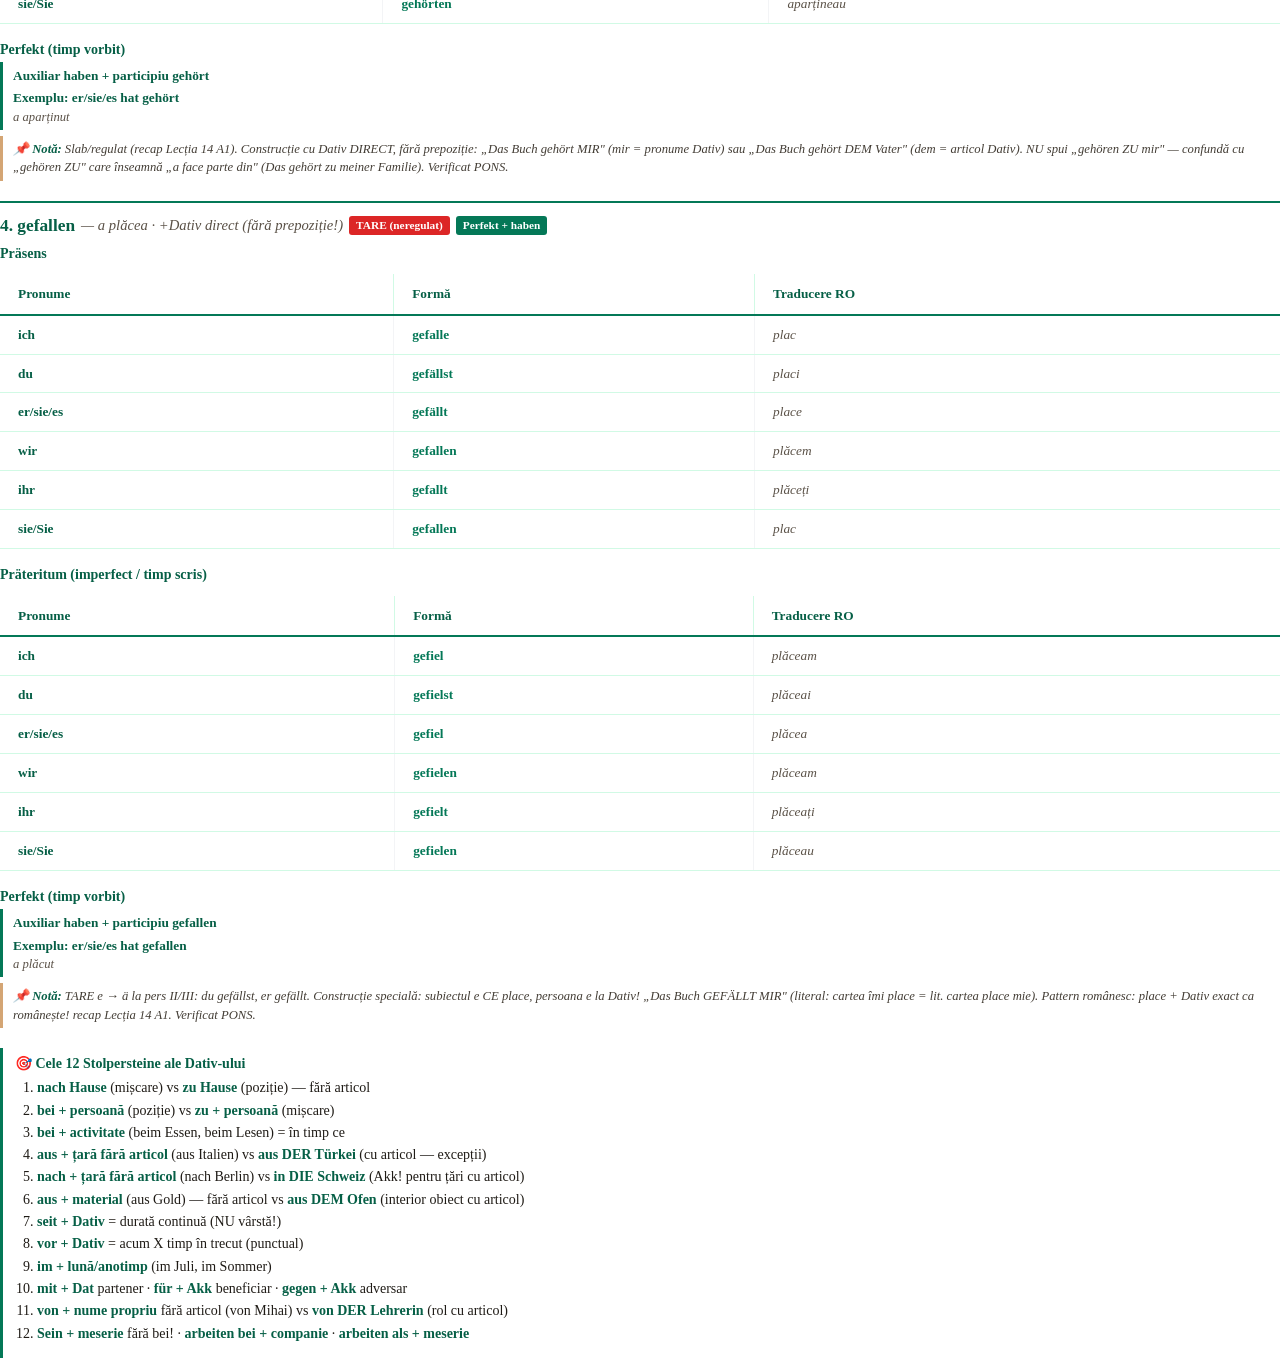
<file: pdf.html>
<!DOCTYPE html>
<html lang="ro">
<head>
    <meta charset="UTF-8">
    <meta name="robots" content="noindex, nofollow">
    <title>Atelier de Aprofundare Dativ — Lecția 3: Stolpersteine · Claudia Toth</title>
    <style>
        /* ============================================
           PDF MODEL — Claudia Toth (TV1 standard)
           Validat 20 mai 2026 · print-friendly + econ. cerneală
           ============================================ */
        @page {
            size: A4;
            margin: 22mm 18mm 22mm 18mm;
            @bottom-center {
                content: "ʚଓ Claudia Toth · Atelier de Aprofundare Dativ · Lecția 3: Stolpersteine · © 2026 · pag. " counter(page) " / " counter(pages);
                font-size: 8.5pt;
                color: #047857;
                font-family: 'Georgia', 'Times New Roman', serif;
            }
        }
        @page :first {
            margin: 0;
            @bottom-center { content: ""; }
        }

        * { box-sizing: border-box; margin: 0; padding: 0; }
        body {
            font-family: 'Georgia', 'Times New Roman', serif;
            color: #1F1B16;
            line-height: 1.45;
            font-size: 10.5pt;
            -webkit-print-color-adjust: exact;
            print-color-adjust: exact;
        }

        /* ===== COVER ===== */
        .cover {
            width: 100%;
            min-height: 100vh;
            padding: 80px 60px 60px;
            text-align: center;
            display: flex;
            flex-direction: column;
            align-items: center;
            justify-content: flex-start;
            page-break-after: always;
        }
        .cover-symbol {
            font-size: 90pt;
            color: #047857;
            line-height: 1;
            margin: 30px 0 15px;
            font-family: 'Segoe UI Emoji', 'Segoe UI', sans-serif;
        }
        .cover-divider {
            width: 140px;
            height: 3px;
            background: #047857;
            margin: 20px 0;
            border: none;
        }
        .cover-title {
            font-size: 28pt;
            color: #065f46;
            font-weight: bold;
            margin: 14px 0 8px;
            font-family: 'Georgia', serif;
            line-height: 1.2;
        }
        .cover-subtitle {
            font-size: 13pt;
            color: #5A5147;
            font-style: italic;
            margin-bottom: 8px;
            max-width: 80%;
        }
        .cover-level {
            font-size: 12pt;
            color: #047857;
            font-weight: bold;
            margin-bottom: 60px;
        }
        .cover-author {
            font-size: 20pt;
            color: #065f46;
            font-weight: bold;
            margin-bottom: 8px;
        }
        .cover-series {
            font-size: 10pt;
            color: #5A5147;
            margin-bottom: 80px;
        }
        .cover-copyright {
            margin-top: auto;
            font-size: 10pt;
            color: #047857;
            font-weight: 600;
        }
        .cover-notice {
            font-size: 9pt;
            color: #8a8175;
            font-style: italic;
            margin-top: 6px;
        }

        /* ===== CONTENT (print-friendly: min ink) ===== */
        .content { padding: 0; }
        h1.chapter {
            color: #065f46;
            background: transparent;
            padding: 0 0 6px 0;
            font-size: 17pt;
            margin: 14px 0 10px;
            border-bottom: 2px solid #047857;
            font-family: 'Georgia', serif;
            page-break-after: avoid;
        }
        h2.sub-chapter {
            color: #065f46;
            font-size: 13pt;
            margin: 14px 0 6px;
            padding-bottom: 2px;
            border-bottom: 1px solid #d1fae5;
            font-family: 'Georgia', serif;
            page-break-after: avoid;
        }
        h3.section-h {
            color: #047857;
            font-size: 11.5pt;
            margin: 10px 0 5px;
            font-family: 'Georgia', serif;
            page-break-after: avoid;
        }
        p { margin-bottom: 6px; }
        strong { color: #065f46; }
        em { color: #433d35; font-style: italic; }
        ul, ol { margin: 4px 0 8px 22px; }
        li { margin-bottom: 2px; }

        /* Boxes (border-left only) */
        .theory-box {
            background: transparent;
            border-left: 3px solid #047857;
            padding: 6px 12px;
            margin: 8px 0;
            page-break-inside: avoid;
        }
        .theory-box h4 {
            color: #065f46;
            font-size: 10.5pt;
            margin-bottom: 4px;
        }
        .info-box { border-left-color: #D4A574; }
        .warn-box { border-left-color: #D4A574; }

        /* Tables (print-friendly, AERATE pentru lizibilitate) */
        table {
            width: 100%;
            border-collapse: collapse;
            margin: 10px 0 16px;
            font-size: 10pt;
            page-break-inside: avoid;
        }
        table thead { background: transparent; }
        table th {
            padding: 10px 18px;
            text-align: left;
            font-weight: bold;
            color: #065f46;
            border-bottom: 2px solid #047857;
            white-space: nowrap;
        }
        table td {
            padding: 9px 18px;
            border-bottom: 1px solid #d1fae5;
            vertical-align: top;
            line-height: 1.5;
        }
        table td + td { border-left: 1px solid #f3f4f6; }
        table th + th { border-left: 1px solid #d1fae5; }
        table tr:nth-child(even) td { background: transparent; }
        td.verb { color: #047857; font-weight: bold; }
        td.ro-text { color: #5A5147; font-style: italic; }
        .ro-translation { display: block; color: #5A5147; font-style: italic; font-size: 9pt; margin-top: 1px; }

        /* Dialog */
        .dialog-line {
            padding: 4px 12px;
            margin-bottom: 3px;
            page-break-inside: avoid;
            border-left: 3px solid #D4A574;
        }
        .dialog-line .speaker { font-weight: bold; color: #065f46; }
        .dialog-line .ro { color: #5A5147; font-style: italic; font-size: 9.5pt; margin-top: 2px; }

        /* Exercise blocks */
        .ex-block {
            margin-bottom: 14px;
            page-break-inside: avoid;
        }
        .ex-block h3 { color: #065f46; font-size: 12pt; margin-bottom: 5px; }
        .ex-block .instruction {
            border-left: 3px solid #D4A574;
            padding: 4px 12px;
            margin-bottom: 6px;
            font-size: 9.5pt;
            color: #5A5147;
            font-style: italic;
        }
        .rezolvare-banner {
            display: inline-block;
            background: #047857;
            color: white;
            padding: 2px 10px;
            border-radius: 3px;
            font-size: 9pt;
            font-weight: bold;
            margin: 4px 0;
            -webkit-print-color-adjust: exact;
            print-color-adjust: exact;
        }
        .ex-item {
            display: flex;
            gap: 8px;
            margin-bottom: 5px;
            align-items: flex-start;
        }
        .ex-num {
            color: #047857;
            font-weight: bold;
            font-size: 10pt;
            flex-shrink: 0;
            min-width: 18px;
        }
        .ex-num::after { content: "."; }
        .ex-body { flex: 1; }
        .ex-q { margin-bottom: 2px; color: #1F1B16; }
        .ex-a {
            color: #047857;
            font-weight: bold;
            font-size: 10pt;
            margin-top: 2px;
        }
        .ex-a::before { content: "✓ Rezolvare: "; color: #065f46; }
        .ex-tr { color: #5A5147; font-size: 9pt; font-style: italic; margin-top: 1px; }

        /* Flashcard list (compact 2-col) */
        .flashcards-grid {
            columns: 2;
            column-gap: 22px;
            margin-top: 8px;
        }
        .fc-row {
            break-inside: avoid;
            padding: 2px 0;
            border-bottom: 1px dotted #d1fae5;
            font-size: 9.5pt;
        }
        .fc-row .de { color: #047857; font-weight: bold; }
        .fc-row .ro { color: #5A5147; font-style: italic; margin-left: 6px; }

        /* Verb conjugation cards */
        .verb-card {
            border-top: 2px solid #047857;
            padding: 10px 0 8px 0;
            margin-bottom: 12px;
            page-break-inside: avoid;
        }
        .verb-card .vh {
            display: flex;
            align-items: center;
            flex-wrap: wrap;
            gap: 6px;
            margin-bottom: 6px;
        }
        .verb-card .vh .name { font-size: 13pt; color: #065f46; font-weight: bold; }
        .verb-card .vh .ro { color: #5A5147; font-style: italic; font-size: 11pt; }
        .verb-card .vh .badge {
            display: inline-block;
            padding: 1px 7px;
            border-radius: 3px;
            font-size: 8.5pt;
            color: white;
            font-weight: bold;
            -webkit-print-color-adjust: exact;
            print-color-adjust: exact;
        }
        .verb-card .badge.strong { background: #dc2626; }
        .verb-card .badge.weak { background: #047857; }
        .verb-card .badge.sein { background: #2563eb; }
        .verb-card .badge.haben { background: #047857; }
        .verb-card h5 { color: #065f46; margin: 6px 0 2px; font-size: 10.5pt; }
        .verb-card .perfekt-box {
            border-left: 3px solid #047857;
            padding: 4px 10px;
            margin-top: 2px;
            font-size: 10pt;
        }
        .verb-card .perfekt-box .de { color: #065f46; font-weight: 600; }
        .verb-card .perfekt-box .ro { color: #5A5147; font-style: italic; font-size: 9.5pt; }
        .verb-card .note {
            font-size: 9.5pt;
            color: #433d35;
            padding: 4px 10px;
            border-left: 3px solid #D4A574;
            margin-top: 6px;
            font-style: italic;
        }

        /* Section spacer */
        .new-section { page-break-before: always; }
    
        /* ===== FIX imagini in PDF (avatare decorative ascunse la print) — regula 15 ===== */
        .andreea-note { border-left: 3px solid #D4A574; padding: 6px 12px; margin: 8px 0; page-break-inside: avoid; font-style: italic; color: #5A5147; background: transparent; }
        .andreea-note .speaker { font-weight: bold; font-style: normal; color: #065f46; margin-bottom: 2px; display: block; }
        .andreea-note .text { display: block; }
        .andreea-note-content { flex: 1; }
        .andreea-note-avatar { display: none; }
        .dialog-avatar { display: none; }
        .persona-mini img { width: 40px; height: 50px; object-fit: cover; }
    </style>
</head>
<body>

<!-- COVER PAGE -->
<div class="cover">
    <div class="cover-symbol">ʚଓ</div>
    <hr class="cover-divider">
    <h1 class="cover-title">Stolpersteine<br><span style="font-size: 0.7em;">Toate capcanele clasice ale Dativ-ului</span></h1>
    <hr class="cover-divider">
    <p class="cover-subtitle">12 Stolpersteine analizate detaliat: nach/zu Hause · țări cu/fără articol · aus + material · temporale seit/vor · mit/für/gegen · meserie vs companie</p>
    <p class="cover-level">Atelier de Aprofundare Dativ</p>
    <p class="cover-author">Claudia Toth</p>
    <p class="cover-series">Seria „Annettes Deutschkurs — Atelierul Dativ" · Lecția 3 din 4</p>
    <div class="cover-copyright">
        © 2026 Claudia Toth · Toate drepturile rezervate
    </div>
    <p class="cover-notice">All rights reserved · Reproducerea fără acord scris este interzisă.</p>
</div>

<!-- CONTENT umplut dinamic de pdf-builder.js -->
<div id="pdf-content"></div>

<!-- Load data sources -->
<script src="theory.js"></script>
<script src="exercises.js"></script>
<script src="flashcards.js"></script>
<script src="verbs.js"></script>
<script src="final-test.js"></script>
<script src="pdf-builder.js"></script>

</body>
</html>
</file>
<file: styles.css>
/* ============================================
   CLAUDIA TOTH - NOMEN-VERB-VERBINDUNGEN
   Design verde profesional · Mobile responsive
   ============================================ */

* {
    margin: 0;
    padding: 0;
    box-sizing: border-box;
}

body {
    font-family: 'Segoe UI', Tahoma, Geneva, Verdana, sans-serif;
    background: #FAF6EE;
    line-height: 1.6;
    padding: 0;
    padding-top: 80px;
    min-height: 100vh;
    color: #1F1B16;
}

/* ============================================
   NAVIGATION BAR
   ============================================ */
.navbar {
    position: fixed;
    top: 0;
    left: 0;
    right: 0;
    background: linear-gradient(135deg, #10b981 0%, #059669 100%);
    padding: 15px 30px;
    box-shadow: 0 4px 20px rgba(0,0,0,0.3);
    z-index: 1000;
    display: flex;
    flex-direction: column;
    gap: 15px;
    align-items: center;
    justify-content: center;
}

.navbar-logo {
    color: white;
    font-size: 1.3rem;
    font-weight: bold;
    text-decoration: none;
}

.navbar-menu {
    display: flex;
    gap: 5px;
    list-style: none;
    align-items: center;
    flex-wrap: wrap;
    justify-content: center;
}

.navbar-menu a {
    color: white;
    text-decoration: none;
    padding: 10px 18px;
    border-radius: 8px;
    transition: all 0.3s;
    font-size: 0.95rem;
    font-weight: 500;
}

.navbar-menu a:hover {
    background: rgba(255,255,255,0.2);
    transform: translateY(-2px);
}

/* ============================================
   CONTAINER PRINCIPAL
   ============================================ */
.container {
    max-width: 1100px;
    margin: 20px auto;
    background: #FBF7EF;
    border-radius: 20px;
    box-shadow: 0 20px 60px rgba(0,0,0,0.3);
    overflow: hidden;
}

.header {
    background: linear-gradient(135deg, #10b981 0%, #059669 100%);
    color: white;
    padding: 40px 30px;
    text-align: center;
}

.header h1 {
    font-size: 2.3rem;
    margin-bottom: 10px;
}

.header .subtitle {
    font-size: 1.1rem;
    opacity: 0.95;
    margin-bottom: 5px;
}

.header p {
    font-size: 1rem;
    opacity: 0.9;
}

.content {
    padding: 30px;
}

/* ============================================
   SECȚIUNI (Teorie + Exerciții)
   ============================================ */
.section {
    margin-bottom: 20px;
    scroll-margin-top: 100px;
    border-radius: 12px;
    overflow: hidden;
    border: 2px solid #d1fae5;
}

.section-header {
    background: linear-gradient(135deg, #10b981 0%, #059669 100%);
    color: white;
    padding: 18px 25px;
    cursor: pointer;
    display: flex;
    justify-content: space-between;
    align-items: center;
    transition: all 0.3s;
}

.section-header:hover {
    background: linear-gradient(135deg, #059669 0%, #047857 100%);
}

.section-header h3 {
    font-size: 1.2rem;
}

.arrow {
    transition: transform 0.3s;
    font-size: 1rem;
}

.arrow.rotated {
    transform: rotate(180deg);
}

.section-content {
    display: none;
    padding: 25px;
    background: #FBF7EF;
}

.section-content.active {
    display: block;
    animation: fadeIn 0.4s ease-in-out;
}

@keyframes fadeIn {
    from { opacity: 0; transform: translateY(-5px); }
    to { opacity: 1; transform: translateY(0); }
}

/* ============================================
   SUB-SECȚIUNI (în Teorie)
   ============================================ */
.sub-section {
    margin-bottom: 12px;
    border-radius: 10px;
    overflow: hidden;
    border: 1px solid #a7f3d0;
    background: white;
}

.sub-section-header {
    background: #d1fae5;
    color: #065f46;
    padding: 12px 18px;
    cursor: pointer;
    display: flex;
    justify-content: space-between;
    align-items: center;
    font-weight: 600;
    transition: background 0.3s;
    gap: 10px;
}

.sub-section-header > span:first-child {
    flex: 1;
}

.sub-section-header:hover {
    background: #a7f3d0;
}

/* ============================================
   AUDIO PLAYER (Play / Stop la fiecare subtitlu)
   ============================================ */
.audio-player {
    display: flex;
    align-items: center;
}

.audio-btn {
    background: #10b981;
    color: white;
    border: none;
    width: 36px;
    height: 36px;
    border-radius: 50%;
    cursor: pointer;
    font-size: 0.9rem;
    transition: all 0.3s;
    display: flex;
    align-items: center;
    justify-content: center;
    padding: 0;
    box-shadow: 0 2px 6px rgba(16, 185, 129, 0.3);
}

.audio-btn:hover {
    background: #059669;
    transform: scale(1.1);
    box-shadow: 0 4px 10px rgba(16, 185, 129, 0.5);
}

.audio-btn:active {
    transform: scale(0.95);
}

.lesson-audio {
    display: flex;
    align-items: center;
    gap: 12px;
    margin-bottom: 18px;
    padding: 10px 14px;
    background: #FBF7EF;
    border-left: 4px solid #10b981;
    border-radius: 6px;
}

.lesson-audio-label {
    color: #065f46;
    font-weight: 600;
    font-size: 0.95rem;
}

.sub-arrow {
    transition: transform 0.3s;
}

.sub-arrow.rotated {
    transform: rotate(180deg);
}

.sub-section-content {
    display: none;
    padding: 18px;
    background: white;
}

.sub-section-content.active {
    display: block;
}

/* ============================================
   THEORY BOX
   ============================================ */
.theory-box {
    background: white;
    border-left: 4px solid #10b981;
    padding: 18px 22px;
    margin: 12px 0;
    border-radius: 8px;
    box-shadow: 0 2px 8px rgba(0,0,0,0.05);
}

.theory-box h4 {
    color: #065f46;
    margin-bottom: 10px;
    font-size: 1.1rem;
}

.theory-box p {
    margin-bottom: 8px;
}

.theory-box ul {
    margin-left: 20px;
    margin-top: 8px;
}

.theory-box li {
    margin-bottom: 6px;
}

/* Exemple în context */
.example-box {
    background: #ecfdf5;
    border: 1px dashed #10b981;
    padding: 12px 16px;
    border-radius: 8px;
    margin: 10px 0;
    font-style: italic;
}

.example-box .de {
    color: #065f46;
    font-weight: 600;
    font-style: normal;
}

.example-box .ro {
    color: #5A5147;
    font-size: 0.95rem;
    margin-top: 4px;
}

/* Tabele teorie */
.theory-table {
    width: 100%;
    border-collapse: collapse;
    margin: 12px 0;
    background: white;
    border-radius: 8px;
    overflow: hidden;
    box-shadow: 0 2px 6px rgba(0,0,0,0.05);
}

.theory-table th {
    background: #10b981;
    color: white;
    padding: 12px;
    text-align: left;
    font-weight: 600;
}

.theory-table td {
    padding: 10px 12px;
    border-bottom: 1px solid #d1fae5;
}

.theory-table tr:last-child td {
    border-bottom: none;
}

.theory-table tr:nth-child(even) {
    background: #FBF7EF;
}

.theory-table .verb {
    color: #059669;
    font-weight: bold;
}

.theory-table .nomen {
    color: #065f46;
    font-weight: 600;
}

.theory-table .ro-text {
    color: #5A5147;
    font-style: italic;
    font-size: 0.95rem;
}

/* ============================================
   GRAMMAR-TABLE (folosit în theory.js noi — Atelier de Aprofundare +)
   Spacing AERAT pentru lizibilitate
   ============================================ */
.grammar-table {
    width: 100%;
    border-collapse: separate;
    border-spacing: 0;
    margin: 14px 0 18px;
    background: white;
    border-radius: 8px;
    overflow: hidden;
    box-shadow: 0 2px 6px rgba(0,0,0,0.05);
    table-layout: auto;
}

.grammar-table th {
    background: #10b981;
    color: white;
    padding: 14px 22px;
    text-align: left;
    font-weight: 700;
    font-size: 0.95rem;
    border-bottom: 2px solid #047857;
    border-right: 1px solid rgba(255, 255, 255, 0.2);
    white-space: nowrap;
}

.grammar-table th:last-child {
    border-right: none;
}

.grammar-table td {
    padding: 12px 22px;
    border-bottom: 1px solid #d1fae5;
    border-right: 1px solid #f3f4f6;
    vertical-align: top;
    line-height: 1.55;
}

.grammar-table td:last-child {
    border-right: none;
}

.grammar-table tr:last-child td {
    border-bottom: none;
}

.grammar-table tr:nth-child(even) td {
    background: #f8fafc;
}

.grammar-table tr:hover td {
    background: #ecfdf5;
}

@media (max-width: 768px) {
    .grammar-table th,
    .grammar-table td {
        padding: 10px 12px;
        font-size: 0.9rem;
    }
}

/* ============================================
   EXERCIȚII
   ============================================ */
.exercise-instruction {
    background: #F5F0E8;
    border-left: 4px solid #D4A574;
    padding: 12px 18px;
    margin-bottom: 18px;
    border-radius: 8px;
    color: #5A5147;
}

.exercise-item {
    background: white;
    padding: 15px 18px;
    margin-bottom: 12px;
    border-radius: 10px;
    display: flex;
    align-items: flex-start;
    gap: 12px;
    flex-wrap: wrap;
    box-shadow: 0 2px 6px rgba(0,0,0,0.05);
}

.exercise-number {
    background: #10b981;
    color: white;
    width: 30px;
    height: 30px;
    border-radius: 50%;
    display: flex;
    align-items: center;
    justify-content: center;
    font-weight: bold;
    flex-shrink: 0;
    font-size: 0.9rem;
}

.input-group {
    flex: 1;
    min-width: 200px;
    display: flex;
    flex-direction: column;
    gap: 6px;
}

.input-group label {
    color: #1F1B16;
    font-size: 1rem;
    line-height: 1.5;
}

.input-group .nomen-highlight {
    color: #065f46;
    font-weight: bold;
    background: #d1fae5;
    padding: 2px 8px;
    border-radius: 5px;
}

.input-group input[type="text"],
.input-group select {
    padding: 10px 14px;
    border: 2px solid #d1fae5;
    border-radius: 8px;
    font-size: 1rem;
    font-family: inherit;
    transition: all 0.3s;
    background: white;
}

.input-group input[type="text"]:focus,
.input-group select:focus {
    outline: none;
    border-color: #10b981;
    box-shadow: 0 0 0 3px rgba(16, 185, 129, 0.15);
}

/* Multiple choice */
.mc-options {
    display: flex;
    flex-direction: column;
    gap: 8px;
    margin-top: 8px;
}

.mc-option {
    display: flex;
    align-items: center;
    gap: 10px;
    padding: 8px 12px;
    border-radius: 8px;
    transition: background 0.2s;
    cursor: pointer;
}

.mc-option:hover {
    background: #FBF7EF;
}

.mc-option input[type="radio"] {
    cursor: pointer;
    width: 18px;
    height: 18px;
    accent-color: #10b981;
}

.mc-option label {
    cursor: pointer;
    flex: 1;
}

/* Feedback */
.feedback {
    width: 100%;
    margin-top: 8px;
    padding: 0;
    font-size: 0.95rem;
    border-radius: 6px;
    transition: all 0.3s;
}

.feedback.correct {
    background: #d1fae5;
    color: #065f46;
    padding: 10px 14px;
    border-left: 3px solid #10b981;
}

.feedback.incorrect {
    background: #fee2e2;
    color: #991b1b;
    padding: 10px 14px;
    border-left: 3px solid #ef4444;
}

.feedback.correct::before {
    content: "✓ Richtig! ";
    font-weight: bold;
}

.feedback.incorrect::before {
    content: "✗ Falsch. ";
    font-weight: bold;
}

/* ============================================
   BUTOANE
   ============================================ */
.btn-container {
    display: flex;
    gap: 15px;
    justify-content: center;
    margin: 30px 0;
    flex-wrap: wrap;
}

.btn {
    padding: 14px 32px;
    border: none;
    border-radius: 10px;
    font-size: 1rem;
    font-weight: 600;
    cursor: pointer;
    transition: all 0.3s;
    font-family: inherit;
}

.btn-check {
    background: linear-gradient(135deg, #10b981 0%, #059669 100%);
    color: white;
}

.btn-check:hover {
    transform: translateY(-2px);
    box-shadow: 0 8px 20px rgba(16, 185, 129, 0.4);
}

.btn-reset {
    background: #5A5147;
    color: white;
}

.btn-reset:hover {
    background: #433d35;
    transform: translateY(-2px);
    box-shadow: 0 8px 20px rgba(107, 114, 128, 0.4);
}

/* ============================================
   SCOR
   ============================================ */
.score {
    display: none;
    background: linear-gradient(135deg, #10b981 0%, #059669 100%);
    color: white;
    padding: 25px;
    border-radius: 12px;
    text-align: center;
    margin: 20px 0;
    scroll-margin-top: 100px;
}

.score.show {
    display: block;
    animation: fadeIn 0.5s;
}

.score-value {
    font-size: 2rem;
    font-weight: bold;
    margin-bottom: 10px;
}

.score-message {
    font-size: 1.1rem;
}

/* ============================================
   FLASHCARDS
   ============================================ */
.flashcard-counter {
    text-align: center;
    margin-bottom: 15px;
    color: #065f46;
    font-weight: 600;
}

.flashcard {
    background: white;
    border-radius: 16px;
    padding: 50px 30px;
    min-height: 220px;
    display: flex;
    align-items: center;
    justify-content: center;
    text-align: center;
    cursor: pointer;
    box-shadow: 0 4px 15px rgba(0,0,0,0.1);
    transition: transform 0.3s;
    position: relative;
    border: 3px solid #10b981;
}

.flashcard:hover {
    transform: scale(1.02);
}

.flashcard-content {
    width: 100%;
}

.flashcard .de {
    font-size: 1.8rem;
    color: #065f46;
    font-weight: bold;
    margin-bottom: 10px;
}

.flashcard .ro {
    font-size: 1.2rem;
    color: #5A5147;
    font-style: italic;
    display: none;
}

.flashcard.flipped .ro {
    display: block;
    animation: fadeIn 0.3s;
}

.flashcard-hint {
    position: absolute;
    bottom: 12px;
    left: 0;
    right: 0;
    color: #8a8175;
    font-size: 0.85rem;
}

.flashcard-audio-btn {
    position: absolute;
    top: 15px;
    right: 15px;
    background: #10b981;
    color: white;
    border: none;
    width: 40px;
    height: 40px;
    border-radius: 50%;
    font-size: 1.2rem;
    cursor: pointer;
    transition: all 0.3s;
    display: flex;
    align-items: center;
    justify-content: center;
}

.flashcard-audio-btn:hover {
    background: #059669;
    transform: scale(1.1);
}

.flashcard-controls {
    display: flex;
    justify-content: space-between;
    gap: 15px;
    margin-top: 20px;
}

.flashcard-btn {
    flex: 1;
    background: linear-gradient(135deg, #10b981 0%, #059669 100%);
    color: white;
    padding: 12px;
    border: none;
    border-radius: 8px;
    cursor: pointer;
    font-size: 1rem;
    font-weight: 600;
    transition: all 0.3s;
    font-family: inherit;
}

.flashcard-btn:hover {
    transform: translateY(-2px);
    box-shadow: 0 4px 12px rgba(16, 185, 129, 0.4);
}

.flashcard-btn:disabled {
    background: #d1d5db;
    cursor: not-allowed;
    transform: none;
    box-shadow: none;
}

/* ============================================
   MOBILE RESPONSIVE
   ============================================ */
@media (max-width: 768px) {
    body {
        padding: 0;
        padding-top: 140px;
    }

    .navbar {
        padding: 15px;
    }

    .navbar-menu a {
        padding: 8px 12px;
        font-size: 0.85rem;
    }

    .container {
        margin: 10px;
        border-radius: 12px;
    }

    .header h1 {
        font-size: 1.6rem;
    }

    .header .subtitle {
        font-size: 0.95rem;
    }

    .content {
        padding: 15px;
    }

    .section-header h3 {
        font-size: 1rem;
    }

    .exercise-item {
        padding: 12px;
    }

    .input-group {
        min-width: 100%;
    }

    .btn {
        padding: 12px 24px;
        font-size: 0.95rem;
    }

    .flashcard {
        padding: 35px 20px;
        min-height: 180px;
    }

    .flashcard .de {
        font-size: 1.4rem;
    }

    .flashcard .ro {
        font-size: 1rem;
    }

    .theory-table,
    .grammar-table {
        font-size: 0.9rem;
        display: block;
        overflow-x: auto;
        white-space: nowrap;
        -webkit-overflow-scrolling: touch;
        max-width: 100%;
        scrollbar-width: thin;
        scrollbar-color: #D4A574 #F5F0E8;
        background-image: linear-gradient(to right, transparent calc(100% - 32px), rgba(212, 165, 116, 0.28) 100%);
        background-attachment: local;
        background-repeat: no-repeat;
    }

    .theory-table::-webkit-scrollbar,
    .grammar-table::-webkit-scrollbar {
        height: 6px;
    }
    .theory-table::-webkit-scrollbar-track,
    .grammar-table::-webkit-scrollbar-track {
        background: #F5F0E8;
        border-radius: 3px;
    }
    .theory-table::-webkit-scrollbar-thumb,
    .grammar-table::-webkit-scrollbar-thumb {
        background: #D4A574;
        border-radius: 3px;
    }

    .theory-table::before,
    .grammar-table::before {
        content: '👈 Glisează lateral pentru toate coloanele 👉';
        display: block;
        background: #F5F0E8;
        color: #5A5147;
        padding: 6px 10px;
        font-size: 0.72rem;
        text-align: center;
        font-style: italic;
        border-radius: 6px 6px 0 0;
        white-space: nowrap;
        border-bottom: 1px solid #D4A574;
        position: sticky;
        left: 0;
    }

    .theory-table th,
    .theory-table td,
    .grammar-table th,
    .grammar-table td {
        padding: 8px;
    }
}

/* ============================================
   TRADUCERI ROMÂNĂ sub fiecare propoziție germană
   Permanent vizibile sub tabelele de teorie
   ============================================ */
.ro-translation {
    display: inline-block;
    color: #5A5147;
    font-style: italic;
    font-size: 0.88rem;
    font-weight: normal;
    line-height: 1.4;
    margin-top: 4px;
    padding-left: 8px;
    border-left: 2px solid #D4A574;
}

/* ============================================
   TEST FINAL - Wizard Style
   ============================================ */

/* Intro section */
.test-intro {
    background: white;
    padding: 30px;
    border-radius: 12px;
    text-align: center;
    box-shadow: 0 2px 8px rgba(0,0,0,0.05);
}

.test-intro h3 {
    color: #065f46;
    font-size: 1.5rem;
    margin-bottom: 15px;
}

.test-intro p {
    color: #1F1B16;
    margin-bottom: 15px;
}

.test-info-list {
    list-style: none;
    padding: 0;
    margin: 20px auto;
    max-width: 500px;
    text-align: left;
}

.test-info-list li {
    padding: 8px 0;
    color: #1F1B16;
}

.btn-large {
    padding: 16px 40px !important;
    font-size: 1.1rem !important;
    margin-top: 15px;
}

/* Wizard - container principal */
.test-wizard {
    background: white;
    padding: 30px;
    border-radius: 12px;
    box-shadow: 0 2px 8px rgba(0,0,0,0.05);
}

/* Progress bar */
.test-progress {
    margin-bottom: 25px;
}

.test-progress-info {
    display: flex;
    justify-content: space-between;
    margin-bottom: 10px;
    font-weight: 600;
    color: #065f46;
    flex-wrap: wrap;
    gap: 10px;
}

.test-progress-bar {
    height: 12px;
    background: #d1fae5;
    border-radius: 6px;
    overflow: hidden;
}

.test-progress-fill {
    height: 100%;
    background: linear-gradient(90deg, #10b981 0%, #059669 100%);
    transition: width 0.4s ease;
    border-radius: 6px;
    box-shadow: 0 0 8px rgba(16, 185, 129, 0.4);
}

/* Întrebarea curentă */
.test-question {
    background: #FBF7EF;
    padding: 25px;
    border-radius: 10px;
    margin-bottom: 20px;
    border: 2px solid #d1fae5;
}

.test-question-label {
    color: #065f46;
    font-weight: 600;
    font-size: 1.05rem;
    margin-bottom: 15px;
}

.test-question-content {
    font-size: 1.15rem;
    color: #1F1B16;
    line-height: 1.8;
    margin-bottom: 12px;
}

.test-blank {
    background: #F5F0E8;
    padding: 4px 16px;
    border-radius: 6px;
    border: 2px dashed #D4A574;
    color: #5A5147;
    font-weight: bold;
    margin-right: 8px;
}

.test-translation {
    display: block;
    color: #5A5147;
    font-style: italic;
    margin: 10px 0;
    font-size: 0.95rem;
}

.test-ro-text {
    background: #F5F0E8;
    padding: 15px;
    border-radius: 8px;
    border-left: 4px solid #D4A574;
    color: #5A5147;
    font-weight: 500;
}

.test-input {
    width: 100%;
    padding: 12px 16px;
    border: 2px solid #d1fae5;
    border-radius: 8px;
    font-size: 1.05rem;
    font-family: inherit;
    transition: all 0.3s;
    background: white;
    margin-top: 10px;
}

.test-input:focus {
    outline: none;
    border-color: #10b981;
    box-shadow: 0 0 0 3px rgba(16, 185, 129, 0.15);
}

.test-mc {
    margin-top: 15px;
}

.test-mc .mc-option {
    background: white;
    padding: 12px 16px;
    border-radius: 8px;
    margin-bottom: 8px;
    border: 2px solid #d1fae5;
    transition: all 0.2s;
}

.test-mc .mc-option:hover {
    border-color: #10b981;
    background: #FBF7EF;
}

/* Controale wizard */
.test-controls {
    display: flex;
    gap: 12px;
    justify-content: space-between;
    margin-top: 25px;
    flex-wrap: wrap;
}

.btn-secondary {
    background: #5A5147;
    color: white;
}

.btn-secondary:hover {
    background: #433d35;
    transform: translateY(-2px);
    box-shadow: 0 4px 12px rgba(107, 114, 128, 0.4);
}

.btn:disabled {
    opacity: 0.5;
    cursor: not-allowed;
    transform: none !important;
    box-shadow: none !important;
}

/* Buton ÎNAPOI LA TEORIE */
.btn-back {
    background: linear-gradient(135deg, #5A5147 0%, #433d35 100%);
    color: white;
}

.btn-back:hover {
    transform: translateY(-2px);
    box-shadow: 0 8px 20px rgba(90, 81, 71, 0.4);
}

.test-back-top {
    margin-bottom: 20px;
}

/* REZULTATE */
.test-results {
    background: white;
    padding: 30px;
    border-radius: 12px;
    box-shadow: 0 2px 8px rgba(0,0,0,0.05);
}

.test-result-card {
    text-align: center;
    padding: 30px;
    border-radius: 16px;
    margin-bottom: 25px;
}

.test-result-card.passed {
    background: linear-gradient(135deg, #10b981 0%, #059669 100%);
    color: white;
}

.test-result-card.failed {
    background: linear-gradient(135deg, #ef4444 0%, #dc2626 100%);
    color: white;
}

.test-result-emoji {
    font-size: 4rem;
    margin-bottom: 10px;
}

.test-result-badge {
    font-size: 1.3rem;
    font-weight: bold;
    letter-spacing: 2px;
    margin-bottom: 15px;
    opacity: 0.95;
}

.test-result-score {
    font-size: 3rem;
    font-weight: bold;
    margin-bottom: 5px;
}

.test-result-percentage {
    font-size: 2.5rem;
    font-weight: bold;
    margin-bottom: 20px;
    opacity: 0.9;
}

.test-result-message {
    font-size: 1rem;
    line-height: 1.6;
    max-width: 550px;
    margin: 0 auto;
    padding: 0 15px;
}

.pass-mark, .fail-mark {
    margin-top: 20px;
    padding: 12px;
    background: rgba(255,255,255,0.2);
    border-radius: 8px;
    font-weight: 600;
    font-size: 0.95rem;
}

/* Stats categorii */
.test-stats {
    background: #FBF7EF;
    padding: 20px;
    border-radius: 10px;
    margin-bottom: 20px;
    border-left: 4px solid #10b981;
}

.test-stats h4 {
    color: #065f46;
    margin-bottom: 12px;
}

.test-stats ul {
    list-style: none;
    padding: 0;
}

.test-stats li {
    padding: 8px 0;
    border-bottom: 1px solid #d1fae5;
    color: #1F1B16;
}

.test-stats li:last-child {
    border-bottom: none;
}

/* Greșeli */
.test-mistakes {
    background: #fef2f2;
    padding: 20px;
    border-radius: 10px;
    margin-bottom: 20px;
    border-left: 4px solid #ef4444;
}

.test-mistakes h4 {
    color: #991b1b;
    margin-bottom: 15px;
}

.mistake-item {
    background: white;
    padding: 12px 15px;
    border-radius: 8px;
    margin-bottom: 10px;
    line-height: 1.6;
}

/* Acțiuni finale */
.test-final-actions {
    display: flex;
    gap: 15px;
    justify-content: center;
    flex-wrap: wrap;
    margin-top: 25px;
}

/* Mobile responsive pentru test */
@media (max-width: 768px) {
    .test-intro,
    .test-wizard,
    .test-results {
        padding: 20px 15px;
    }
    
    .test-question {
        padding: 18px 15px;
    }
    
    .test-question-content {
        font-size: 1rem;
    }
    
    .test-result-emoji {
        font-size: 3rem;
    }
    
    .test-result-score {
        font-size: 2.2rem;
    }
    
    .test-result-percentage {
        font-size: 1.8rem;
    }
    
    .test-controls {
        flex-direction: column;
    }
    
    .test-controls .btn {
        width: 100%;
    }
}

/* ============================================
   A1.1 — Stiluri pentru personaje și dialoguri
   ============================================ */

/* Cast banner (toate 6 personajele la început de lecție) */
.cast-banner {
    background: linear-gradient(135deg, #ecfdf5 0%, #d1fae5 100%);
    border: 2px solid #10B981;
    border-radius: 12px;
    padding: 16px;
    margin: 20px 0;
    text-align: center;
}
.cast-banner h4 {
    color: #065f46;
    margin: 0 0 12px;
    font-size: 1.1rem;
}
.cast-grid {
    display: grid;
    grid-template-columns: repeat(6, 1fr);
    gap: 8px;
    max-width: 720px;
    margin: 0 auto;
}
.cast-card {
    background: #fff;
    border-radius: 8px;
    padding: 8px 4px;
    text-align: center;
    box-shadow: 0 1px 3px rgba(0,0,0,0.06);
}
.cast-card img {
    width: 60px;
    height: 80px;
    object-fit: contain;
    display: block;
    margin: 0 auto 4px;
}
.cast-card .name {
    font-size: 0.7rem;
    font-weight: 700;
    color: #065f46;
    line-height: 1.2;
}
.cast-card .detail {
    font-size: 0.65rem;
    color: #5A5147;
    line-height: 1.2;
    margin-top: 2px;
}

/* Dialog box (mini-conversații Annette + Andreea) */
.dialog-box {
    background: #fff;
    border: 2px solid #10B981;
    border-radius: 12px;
    padding: 16px 18px;
    margin: 14px 0;
    box-shadow: 0 2px 6px rgba(16,185,129,0.08);
}
.dialog-line {
    display: flex;
    gap: 12px;
    margin: 10px 0;
    align-items: flex-start;
}
.dialog-avatar {
    flex-shrink: 0;
    width: 50px;
    height: 65px;
    object-fit: contain;
}
.dialog-bubble {
    flex: 1;
    background: #ecfdf5;
    border-radius: 12px;
    padding: 8px 14px;
    position: relative;
}
.dialog-bubble.right {
    background: #d1fae5;
}
.dialog-speaker {
    font-weight: 700;
    color: #065f46;
    font-size: 0.85rem;
    margin-bottom: 2px;
}
.dialog-text {
    font-size: 0.95rem;
    color: #1F1B16;
    line-height: 1.5;
}
.dialog-text .translation {
    display: block;
    color: #5A5147;
    font-style: italic;
    font-size: 0.82rem;
    margin-top: 3px;
}

/* Note from Andreea (co-narator) */
.andreea-note {
    background: #F5F0E8;
    border-left: 4px solid #D4A574;
    border-radius: 0 8px 8px 0;
    padding: 12px 16px;
    margin: 14px 0;
    display: flex;
    gap: 12px;
    align-items: flex-start;
}
.andreea-note-avatar {
    width: 44px;
    height: 56px;
    object-fit: contain;
    flex-shrink: 0;
}
.andreea-note-content {
    flex: 1;
}
.andreea-note-content .speaker {
    font-weight: 700;
    color: #5A5147;
    font-size: 0.85rem;
    margin-bottom: 4px;
}
.andreea-note-content .speaker::before {
    content: "💚 ";
}
.andreea-note-content .text {
    color: #5A5147;
    font-size: 0.92rem;
    font-style: italic;
    line-height: 1.55;
}

/* Personaj-card mic în exerciții (Wer ist das?) */
.persona-mini {
    display: inline-flex;
    flex-direction: column;
    align-items: center;
    gap: 4px;
    padding: 6px 10px;
    background: #ecfdf5;
    border: 1px solid #10B981;
    border-radius: 8px;
    cursor: pointer;
    transition: all 0.2s;
}
.persona-mini:hover {
    background: #d1fae5;
    transform: translateY(-2px);
}
.persona-mini img { width: 40px; height: 50px; object-fit: contain; }
.persona-mini .name { font-size: 0.75rem; font-weight: 700; color: #065f46; }

@media (max-width: 720px) {
    .cast-grid {
        grid-template-columns: repeat(3, 1fr);
    }
    .dialog-avatar { width: 40px; height: 52px; }
    .andreea-note-avatar { width: 36px; height: 46px; }
}

/* ===== REGULA 14 PATCH â€” touch scroll mobile (fix raportat 31 mai 2026) ===== */
@media (max-width: 768px) {
    .theory-table,
    .grammar-table {
        touch-action: pan-x !important;
        -webkit-overflow-scrolling: touch !important;
        overflow-x: auto !important;
    }
    /* Wrapper-ul (theory-box) nu trebuie sÄƒ blocheze scroll-ul */
    .theory-box {
        overflow: visible !important;
    }
    /* Verb cards la fel */
    .verb-card {
        overflow-x: auto !important;
        -webkit-overflow-scrolling: touch !important;
    }
}

/* ===== BRAND v2 — linie aurie 80x3px sub h1 (rebrand iunie 2026) ===== */
.header h1 { position: relative; }
.header h1::after {
    content: "";
    display: block;
    width: 80px;
    height: 3px;
    background: #D4A574;
    margin: 14px auto 0;
    border-radius: 2px;
}
</file>
